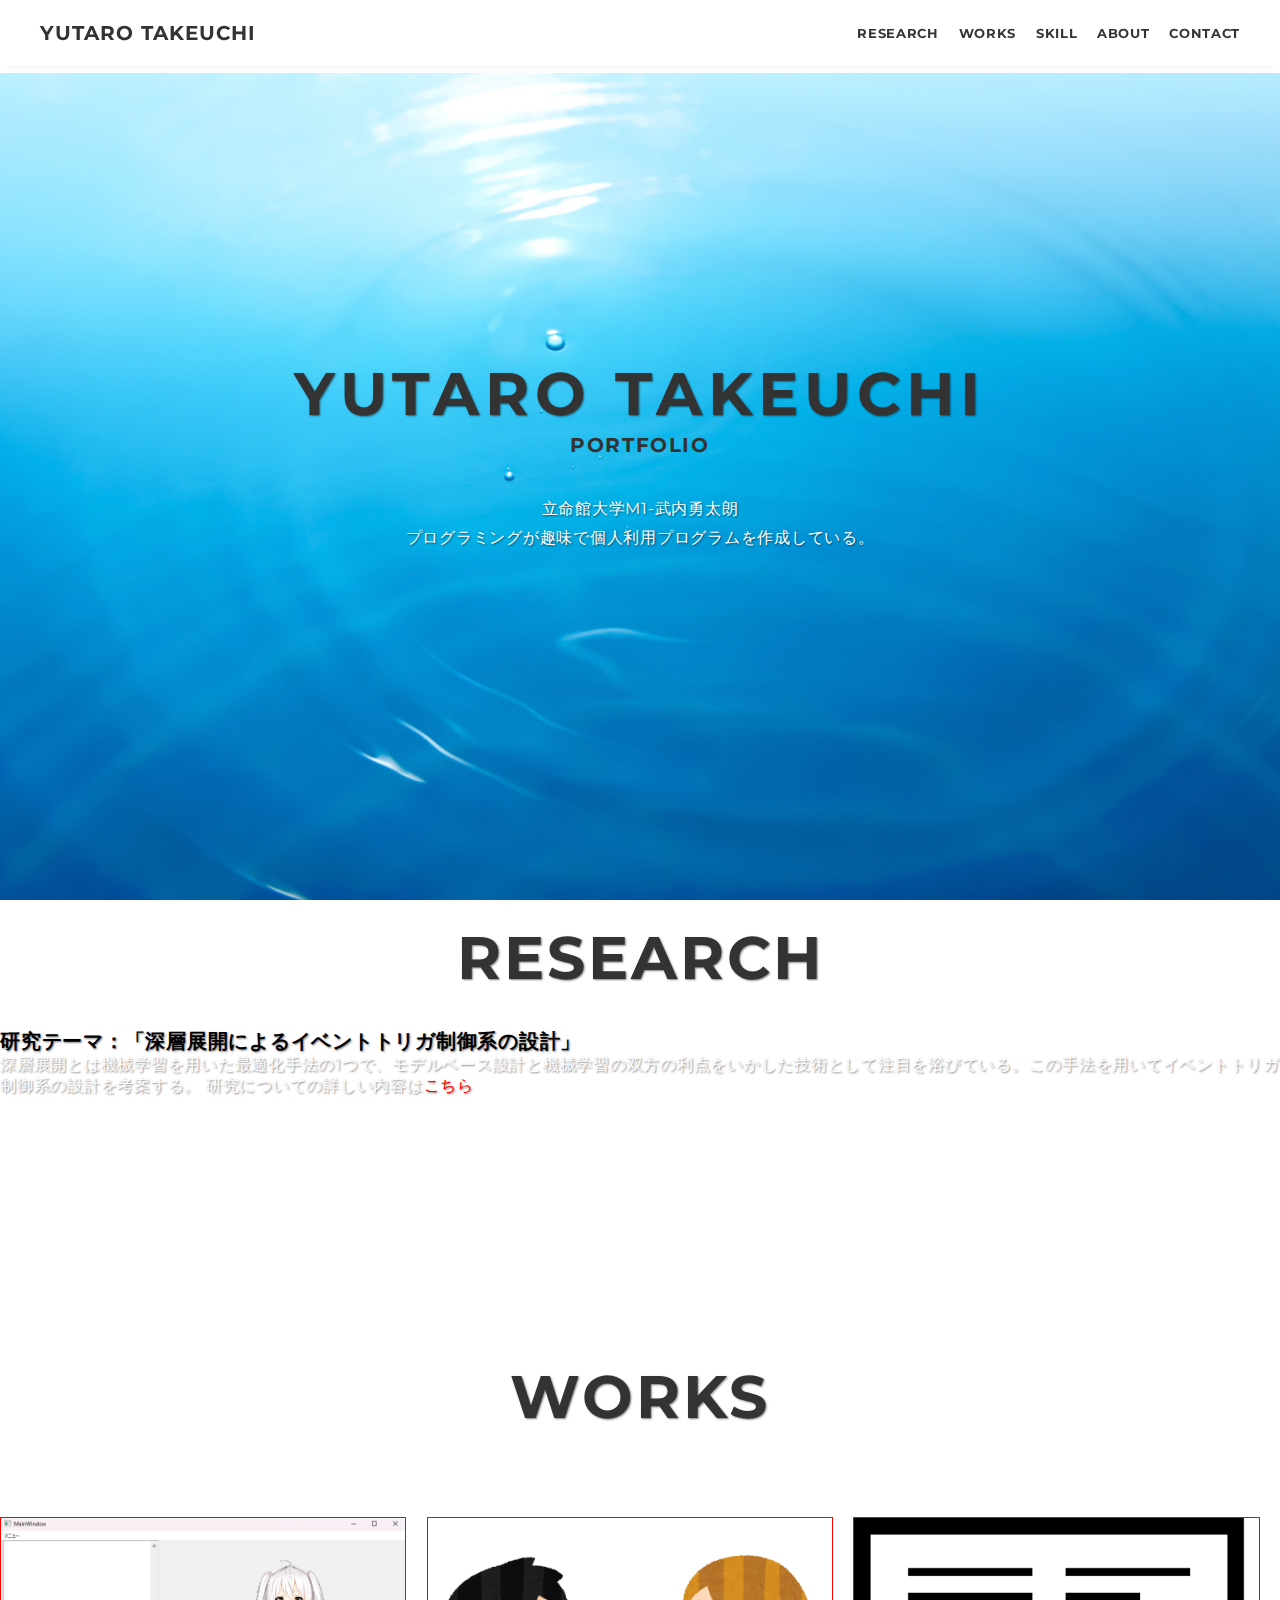
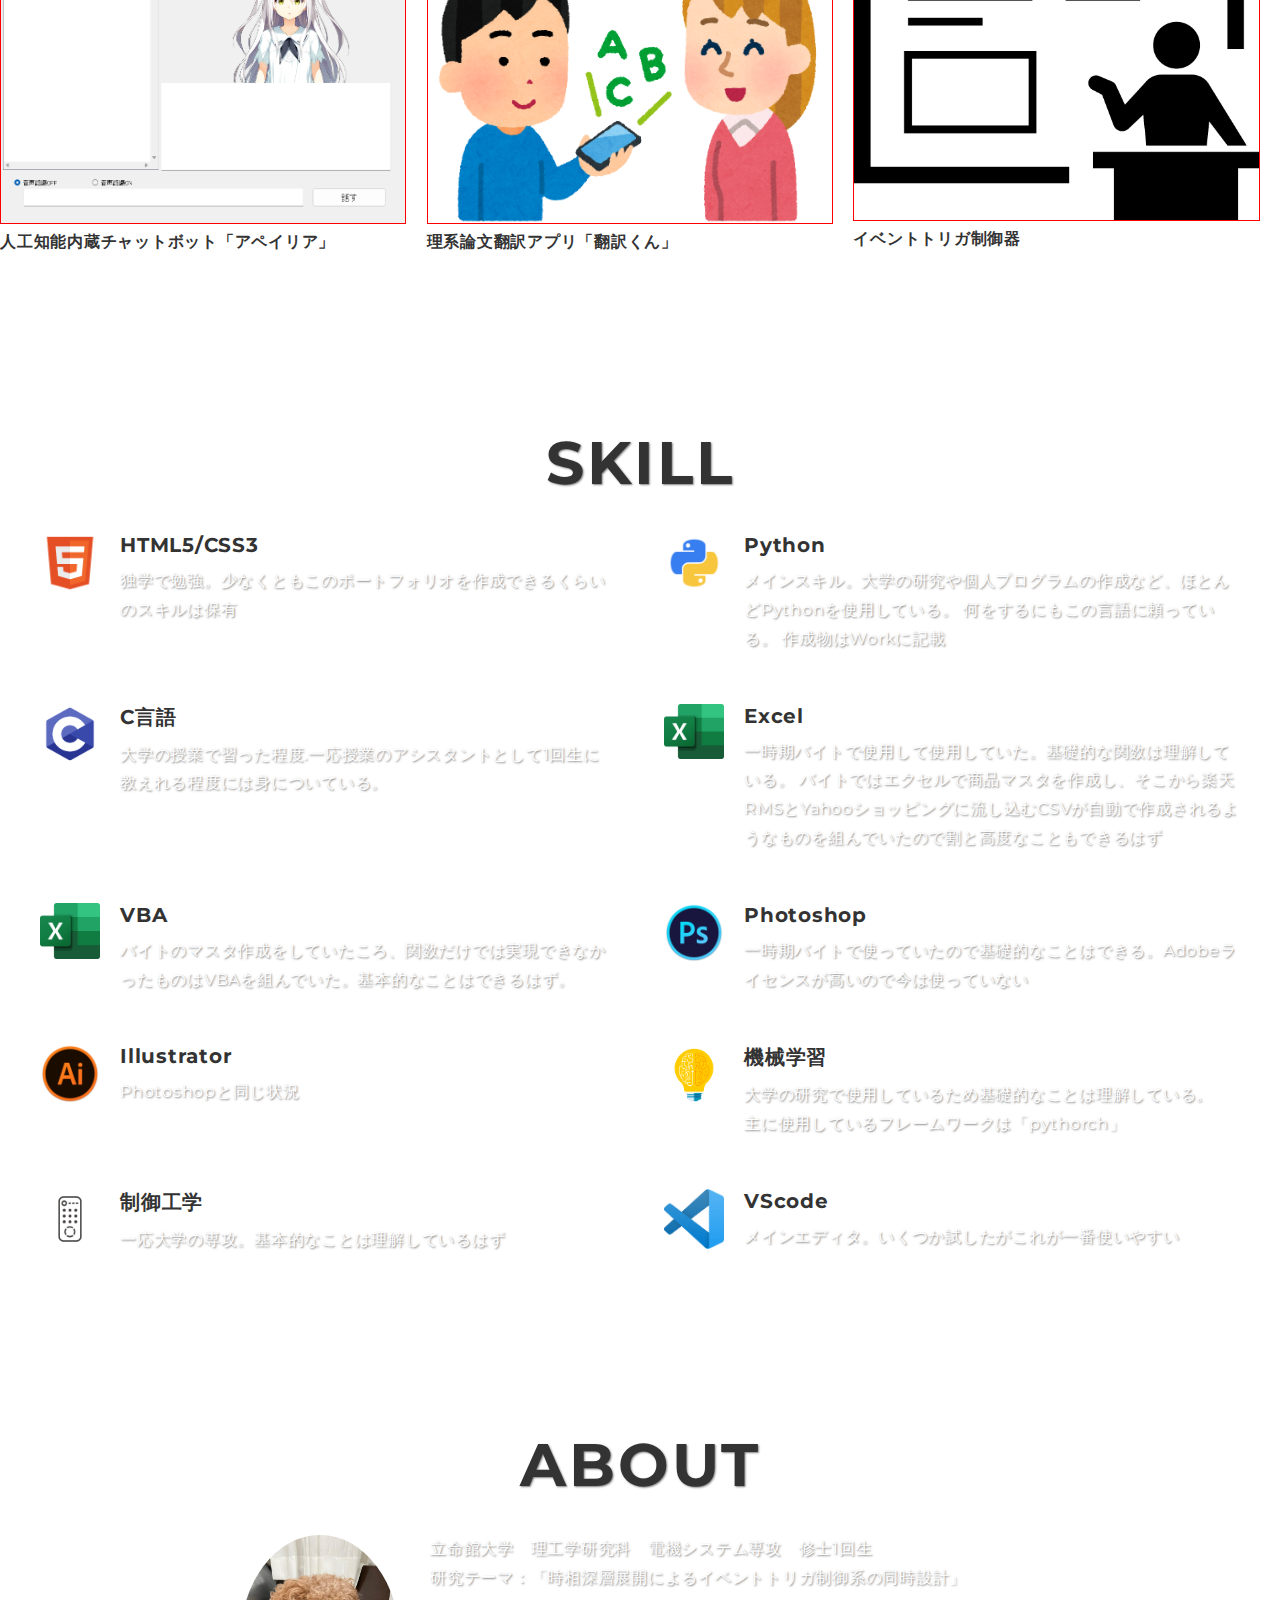
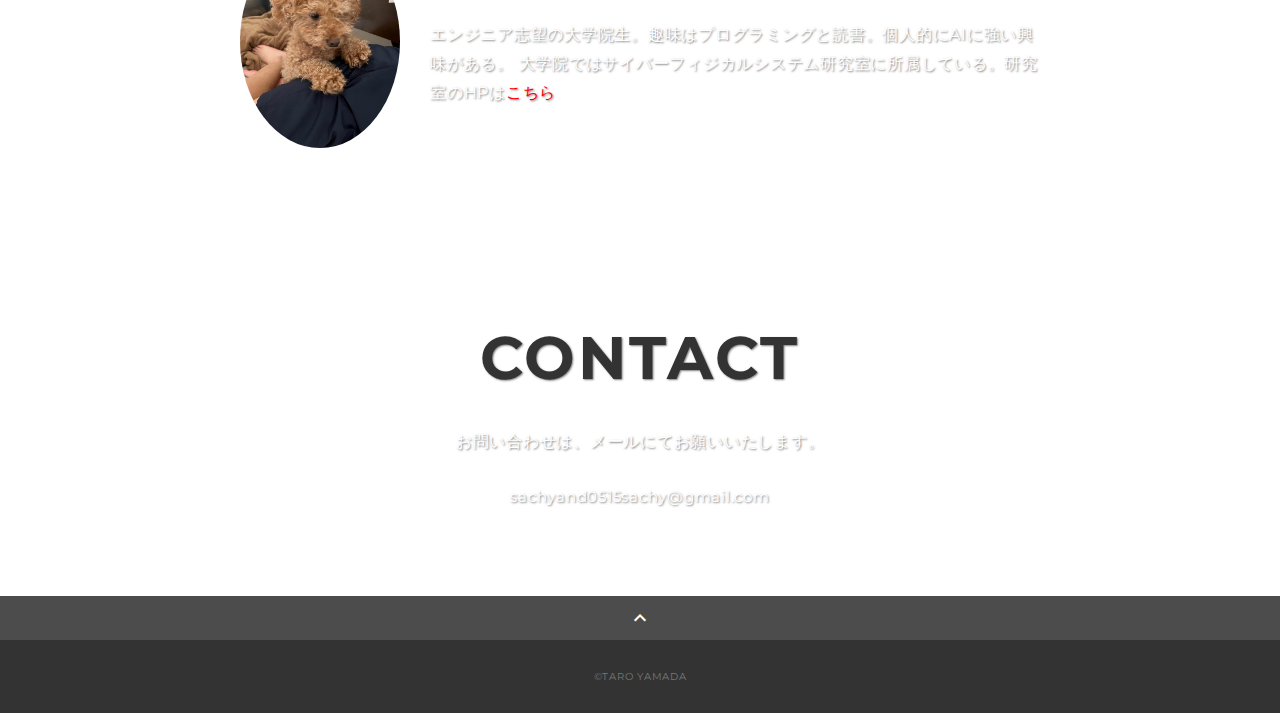
<file: index.html>
<!DOCTYPE html>
<html>
<head>
  <meta charset="utf-8">
  <meta name="viewport" content="width=device-width,initial-scale=1">
  <meta property='og:type' content='website'>
  <meta property='og:title' content='WebデザイナーTARO YAMADA ポートフォリオ'>
  <meta property='og:url' content='URLが入る'>
  <meta property='og:description' content='TARO YAMADAのポートフォリオサイトです。'>            
  <meta property="og:image" content="img/ogp.png">
  <meta name="description" content="TARO YAMADAのポートフォリオサイトです" />
  <title>YUTARO TAKEUCHI ポートフォリオ</title>
  <link rel="preconnect" href="https://fonts.gstatic.com">
  <link href="https://fonts.googleapis.com/css2?family=Montserrat:wght@400;700&display=swap" rel="stylesheet">
  <link href="https://fonts.googleapis.com/css?family=Material+Icons+Outlined" rel="stylesheet">
  <link href="css/ress.css" media="all" rel="stylesheet" type="text/css" />
  <link href="css/style.css" media="all" rel="stylesheet" type="text/css" />
  <link rel="shortcut icon" href="img/favicon.ico" />
  <link rel="canonical" href="URLが入る" />
</head>

<body>
  
  <div class="wrapper">
    <div class="Cross"></div>

    <!-- header -->
    <header class="header">
      <div class="container">
        <h1 class="header-logo">
          <a href=".">YUTARO TAKEUCHI</a>
        </h1>
        <nav class="gnav">
          <ul class="gnav-list">
            <li class="gnav-item"><a href="#research">RESEARCH</a></li>
            <li class="gnav-item"><a href="#works">WORKS</a></li>
            <li class="gnav-item"><a href="#skill">SKILL</a></li>
            <li class="gnav-item"><a href="#about">ABOUT</a></li>
            <li class="gnav-item"><a href="#contact">CONTACT</a></li>
          </ul>
        </nav>
      </div>
    </header>
    <!-- /header -->

    <main class="content">
      <!-- mv -->
      <div class="mv bg_pattern">
        <div class="mv-container">
          <p class="mv-title">YUTARO TAKEUCHI</p>
          <p class="mv-subtitle">PORTFOLIO</p>
          <p class="mv-text">
            立命館大学M1-武内勇太朗<br>
            プログラミングが趣味で個人利用プログラムを作成している。<br>
          </p>
        </div>
      </div>
      <!-- /mv -->

      <!-- My study-->
      <section class="Research section bg_pattern" id="research">
        <div class="research-container">
          <h2 class="title">RESEARCH</h2>
          <div class="research-item">
          <h3 class="research-tema">研究テーマ：「深層展開によるイベントトリガ制御系の設計」</h3>
          <p class="research-text">
            深層展開とは機械学習を用いた最適化手法の1つで、モデルベース設計と機械学習の双方の利点をいかした技術として注目を浴びている。この手法を用いてイベントトリガ制御系の設計を考案する。
            研究についての詳しい内容は<a href="works-kenkyu.html" class="Rink">こちら</a>
          </p>
        </div>
      </div>
        
      </section>
      <!-- /My study-->

      <!-- works -->
      <section class="work section bg_pattern" id="work">
          <h2 class="title2 section bg_pattern" id="works">WORKS</h2>
          <div class="works-list bg_pattern">
            <a class="works-item " href="works-apeiria.html">
              <div class="works-img"><img src="img/ape.png" alt="" /></div>
              <p class="works-name">人工知能内蔵チャットボット「アペイリア」</p>
              
            </a>
            <a class="works-item" href="works-honyaku.html">
              <div class="works-img"><img src="img/hon.png" alt="" /></div>
              <p class="works-name">理系論文翻訳アプリ「翻訳くん」</p>
              
            </a>
            <a class="works-item" href="works-event_trigger.html">
              <div class="works-img"><img src="img/発表.png" alt="" /></div>
              <p class="works-name">イベントトリガ制御器</p>
              
            </a>
          </div>
      </section>
      <!-- /works -->

      <!-- skill -->
      <section class="skill section bg_pattern" id="skill">
        <div class="container">
          <h2 class="title">SKILL</h2>
          <div class="skill-list">
            <div class="skill-item">
              <p class="skill-img"><img src="img/html.png" alt=""></p>
              <div class="skill-body">
                <h3 class="skill-name">HTML5/CSS3</h3>
                <p class="skill-text">独学で勉強。少なくともこのポートフォリオを作成できるくらいのスキルは保有</p>
              </div>
            </div>
            <div class="skill-item">
              <p class="skill-img"><img src="img/python.png" alt=""></p>
              <div class="skill-body">
                <h3 class="skill-name">Python</h3>
                <p class="skill-text">
                  メインスキル。大学の研究や個人プログラムの作成など、ほとんどPythonを使用している。
                  何をするにもこの言語に頼っている。
                  作成物はWorkに記載
                </p>
              </div>
            </div>
            <div class="skill-item">
              <p class="skill-img"><img src="img/pngwing.com.png" alt=""></p>
              <div class="skill-body">
                <h3 class="skill-name">C言語</h3>
                <p class="skill-text">
                  大学の授業で習った程度.一応授業のアシスタントとして1回生に教えれる程度には身についている。
                </p>
              </div>
            </div>
            <div class="skill-item">
              <p class="skill-img"><img src="img/excel.png" alt=""></p>
              <div class="skill-body">
                <h3 class="skill-name">Excel</h3>
                <p class="skill-text">
                  一時期バイトで使用して使用していた。基礎的な関数は理解している。
                  バイトではエクセルで商品マスタを作成し、そこから楽天RMSとYahooショッピングに流し込むCSVが自動で作成されるようなものを組んでいたので割と高度なこともできるはず
                </p>
              </div>
            </div>
            <div class="skill-item">
              <p class="skill-img"><img src="img/excel.png" alt=""></p>
              <div class="skill-body">
                <h3 class="skill-name">VBA</h3>
                <p class="skill-text">バイトのマスタ作成をしていたころ、関数だけでは実現できなかったものはVBAを組んでいた。基本的なことはできるはず。</p>
              </div>
            </div>
            <div class="skill-item">
              <p class="skill-img"><img src="img/Adobe_Ps.png" alt="aaa"></p>
              <div class="skill-body">
                <h3 class="skill-name">Photoshop</h3>
                <p class="skill-text">一時期バイトで使っていたので基礎的なことはできる。Adobeライセンスが高いので今は使っていない</p>
              </div>
            </div>
            <div class="skill-item">
              <p class="skill-img"><img src="img/Adobe_Ai.png" alt="aa"></p>
              <div class="skill-body">
                <h3 class="skill-name">Illustrator</h3>
                <p class="skill-text">Photoshopと同じ状況</p>
              </div>
            </div>
            <div class="skill-item">
              <p class="skill-img"><img src="img/kikai3.png" alt=""></p>
              <div class="skill-body">
                <h3 class="skill-name">機械学習</h3>
                <p class="skill-text">
                  大学の研究で使用しているため基礎的なことは理解している。<br>
                  主に使用しているフレームワークは「pythorch」
                </p>
              </div>
            </div>
            <div class="skill-item">
              <p class="skill-img"><img src="img/seigyo.png" alt=""></p>
              <div class="skill-body">
                <h3 class="skill-name">制御工学</h3>
                <p class="skill-text">一応大学の専攻。基本的なことは理解しているはず</p>
              </div>
            </div>
            <div class="skill-item">
              <p class="skill-img"><img src="img/VsCode.png" alt=""></p>
              <div class="skill-body">
                <h3 class="skill-name">VScode</h3>
                <p class="skill-text">メインエディタ。いくつか試したがこれが一番使いやすい</p>
              </div>
            </div>
          </div>
        </div>
      </section>
      <!-- /skill -->

      <!-- about -->
      <section class="about section bg_pattern" id="about">
        <div class="container">
          <h2 class="title">ABOUT</h2>
          <div class="profile">
            <p class="profile-img">
              <img src="img/inu.jpg" alt="">
            </p>
            <div class="profile-body">
              <p>
                立命館大学　理工学研究科　電機システム専攻　修士1回生　
                <br>研究テーマ：「時相深層展開によるイベントトリガ制御系の同時設計」<br><br>
                エンジニア志望の大学院生。趣味はプログラミングと読書。個人的にAIに強い興味がある。
                大学院ではサイバーフィジカルシステム研究室に所属している。研究室のHPは<a href="https://ritscpslab.github.io/index.html" class="Rink ">こちら</a><br>
                
              </p>
            </div>
          </div>
        </div>
      </section>
      <!-- /about -->

      <!-- contact -->
      <section class="contact section bg_pattern" id="contact">
        <div class="container">
          <h2 class="title">CONTACT</h2>
          <p class="lead">
            お問い合わせは、<br class="sp-only">メールにてお願いいたします。
          </p>
          <div class="contact-list">
            <span class="contact-item">sachyand0515sachy@gmail.com</span>
          </div>
        </div>
      </section>
      <!-- /contact -->

      <div class="page-top" id="js-page-top">
        <span class="material-icons-outlined">expand_less</span>
      </div>
    </main>

    <!-- footer -->
    <footer class="footer">
      <div class="copyright">&copy;TARO YAMADA</div>
    </footer>
    <!-- /footer -->
  </div>
  <script src="https://ajax.googleapis.com/ajax/libs/jquery/3.6.0/jquery.min.js"></script>
  <script src="js/script.js"></script>

</body>
</html>
</file>
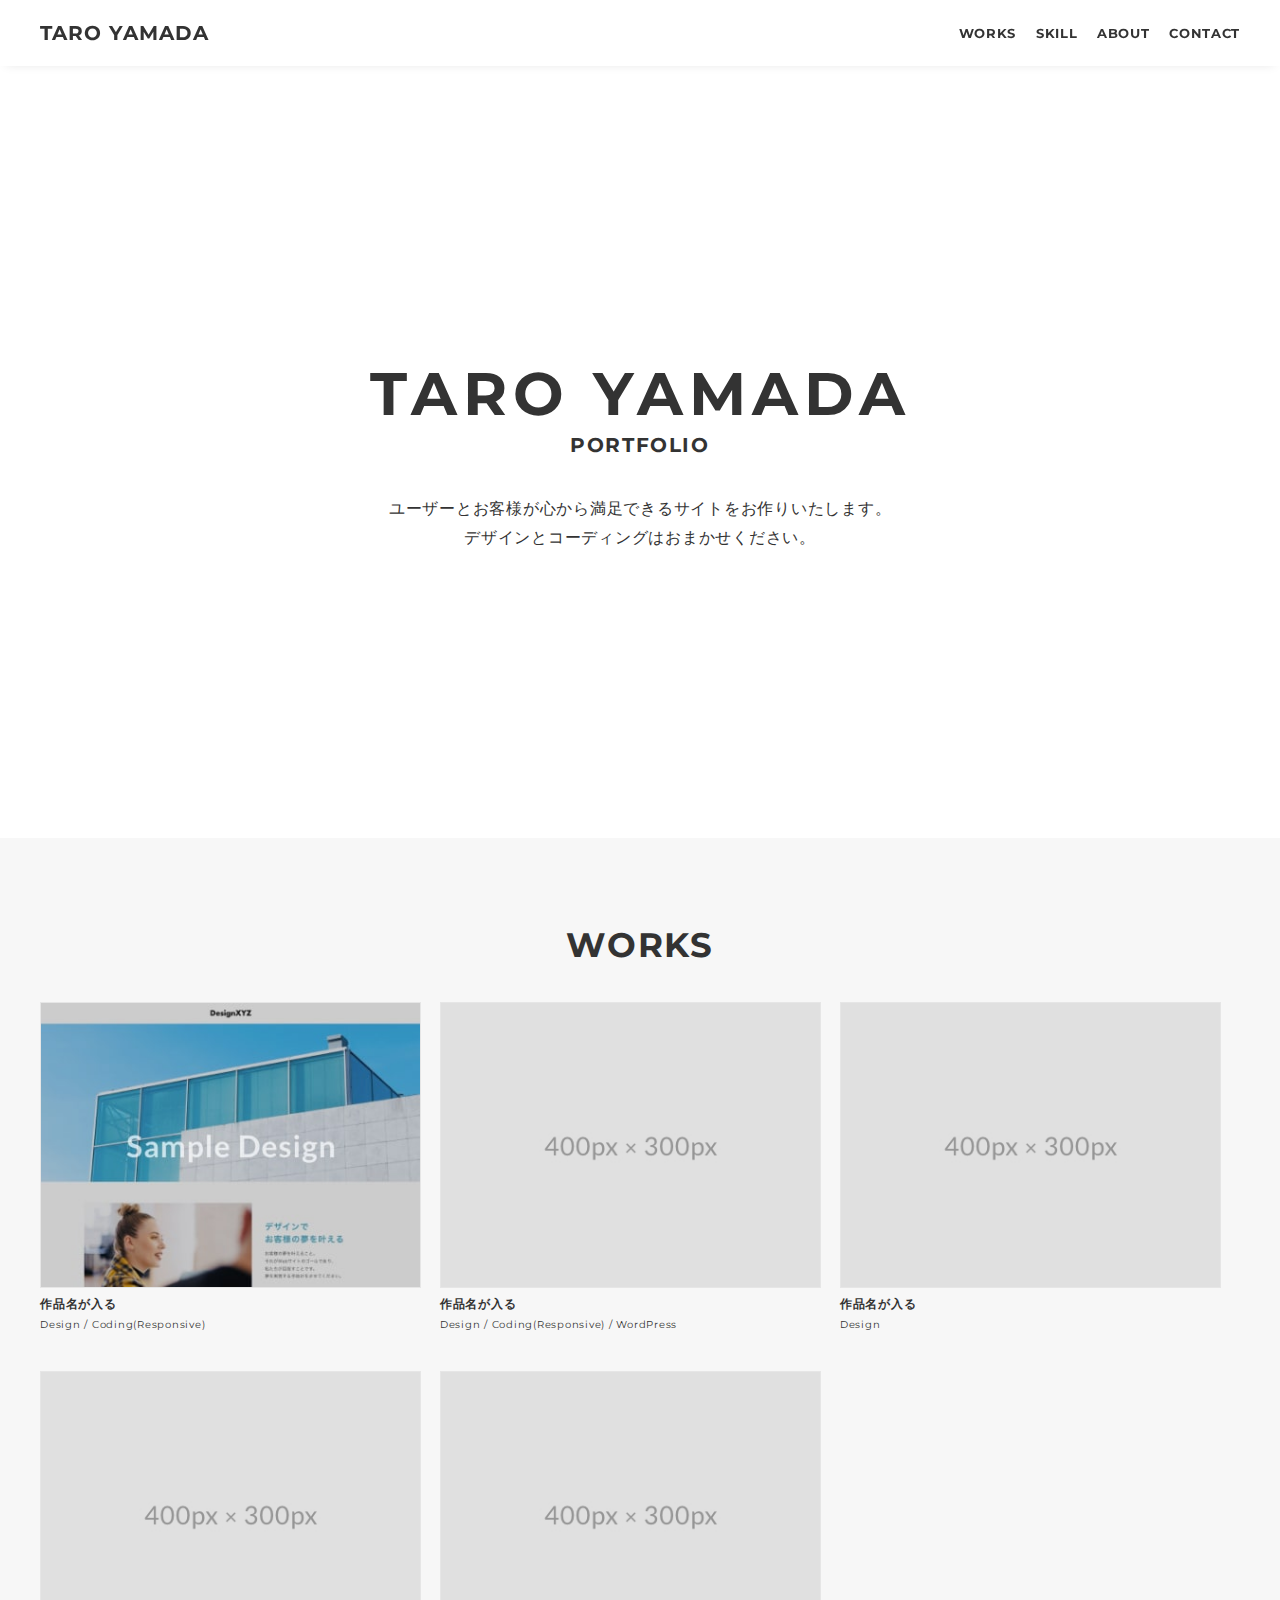
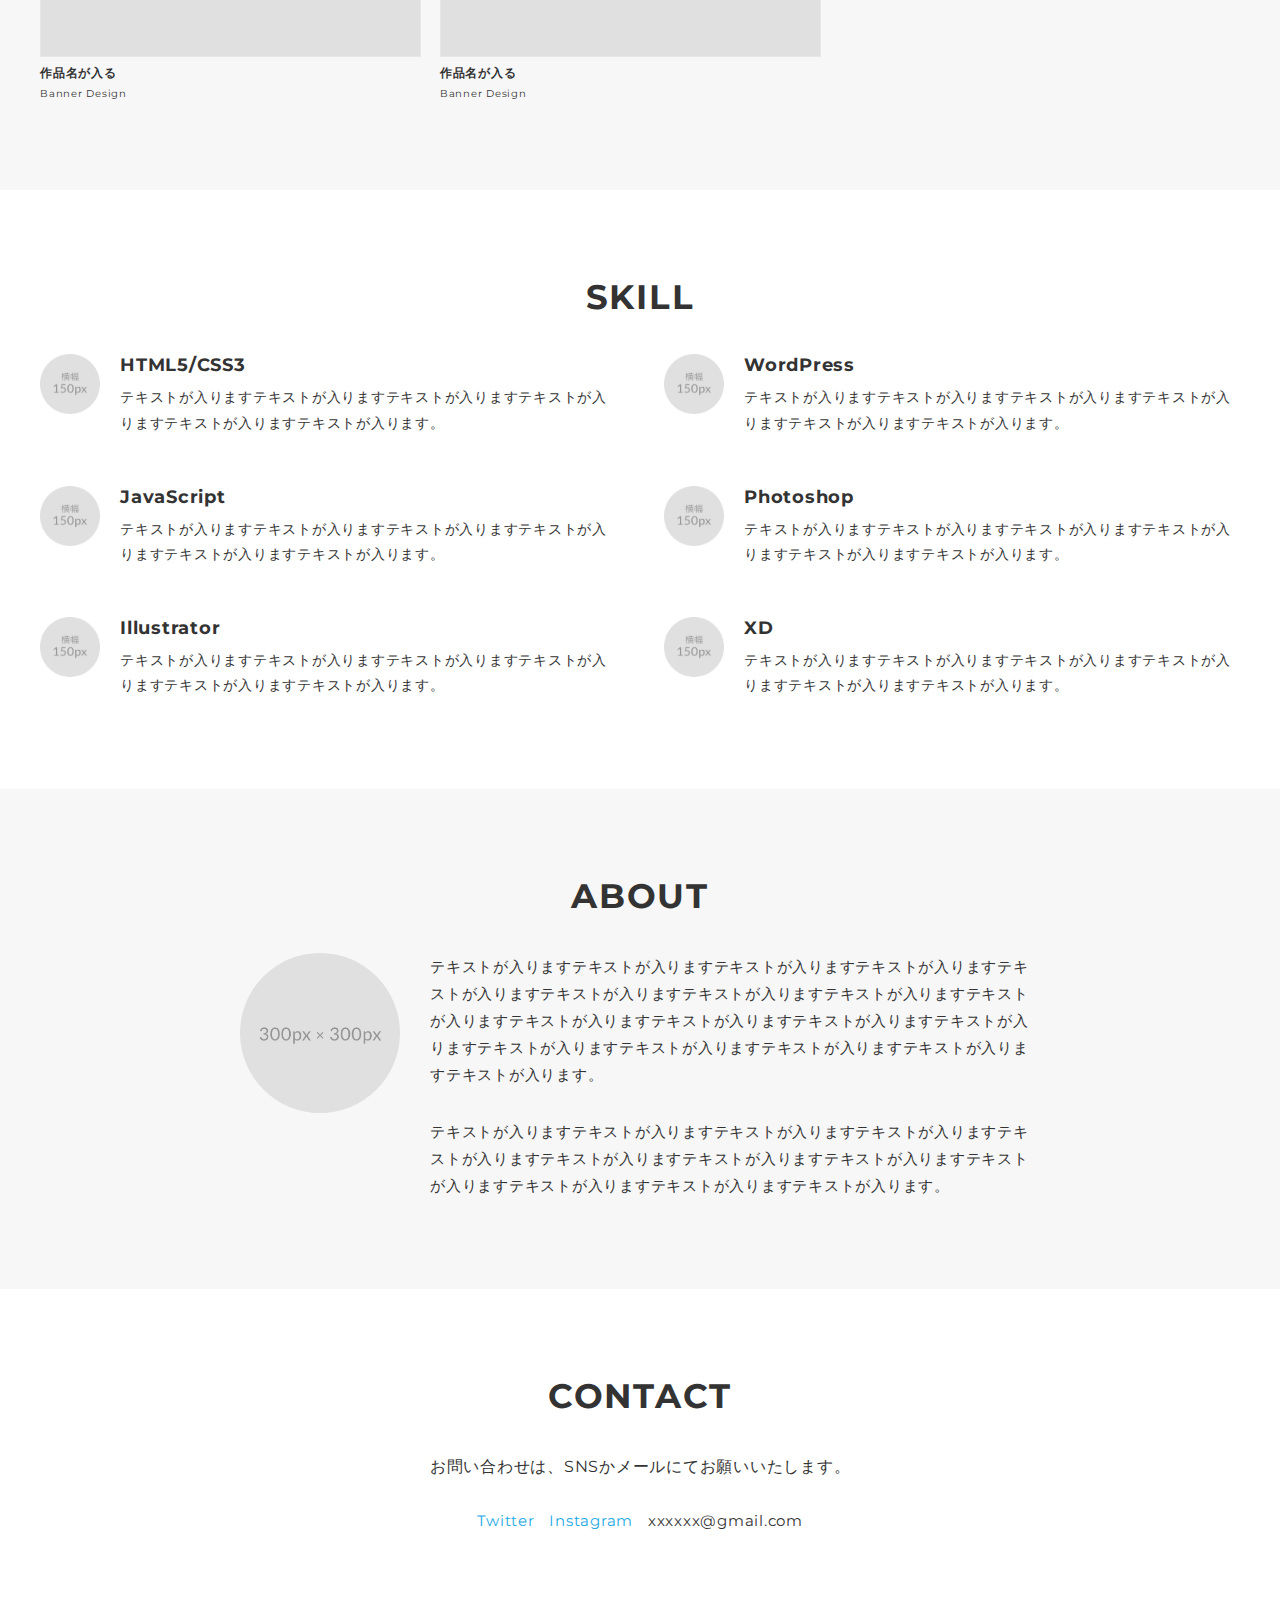
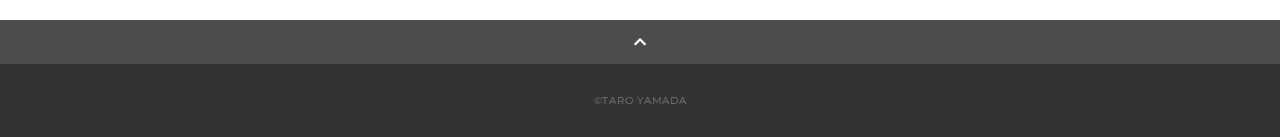
<file: portfolio-template-basic/index.html>
<!DOCTYPE html>
<html>
<head>
  <meta charset="utf-8">
  <meta name="viewport" content="width=device-width,initial-scale=1">
  <meta property='og:type' content='website'>
  <meta property='og:title' content='WebデザイナーTARO YAMADA ポートフォリオ'>
  <meta property='og:url' content='URLが入る'>
  <meta property='og:description' content='TARO YAMADAのポートフォリオサイトです。'>
  <meta property="og:image" content="img/ogp.png">
  <meta name="description" content="TARO YAMADAのポートフォリオサイトです" />
  <title>TARO YAMADA ポートフォリオ</title>
  <link rel="preconnect" href="https://fonts.gstatic.com">
  <link href="https://fonts.googleapis.com/css2?family=Montserrat:wght@400;700&display=swap" rel="stylesheet">
  <link href="https://fonts.googleapis.com/css?family=Material+Icons+Outlined" rel="stylesheet">
  <link href="css/ress.css" media="all" rel="stylesheet" type="text/css" />
  <link href="css/style.css" media="all" rel="stylesheet" type="text/css" />
  <link rel="shortcut icon" href="img/favicon.ico" />
  <link rel=”canonical” href=”URLが入る” />
</head>

<body>
  <div class="wrapper">

    <!-- header -->
    <header class="header ">
      <div class="container">
        <h1 class="header-logo">
          <a href=".">TARO YAMADA</a>
        </h1>
        <nav class="gnav">
          <ul class="gnav-list">
            <li class="gnav-item"><a href="#works">WORKS</a></li>
            <li class="gnav-item"><a href="#skill">SKILL</a></li>
            <li class="gnav-item"><a href="#about">ABOUT</a></li>
            <li class="gnav-item"><a href="#contact">CONTACT</a></li>
          </ul>
        </nav>
      </div>
    </header>
    <!-- /header -->

    <main class="content">

      <!-- mv -->
      <div class="mv">
        <div class="mv-container">
          <p class="mv-title">TARO YAMADA</p>
          <p class="mv-subtitle">PORTFOLIO</p>
          <p class="mv-text">
            ユーザーとお客様が心から満足できる<br class="sp-only">サイトをお作りいたします。<br>
            デザインとコーディングは<br class="sp-only">おまかせください。<br>
          </p>
        </div>
      </div>
      <!-- /mv -->

      <!-- works -->
      <section class="works section" id="works">
        <div class="container">
          <h2 class="title">WORKS</h2>
          <div class="works-list">
            <a class="works-item" href="works-template.html">
              <div class="works-img"><img src="img/works-sample-thumb.jpg" alt="" /></div>
              <p class="works-name">作品名が入る</p>
              <p class="works-info">Design / Coding(Responsive)</p>
            </a>
            <a class="works-item" href="works-template.html">
              <div class="works-img"><img src="img/works-dummy-thumb.jpg" alt="" /></div>
              <p class="works-name">作品名が入る</p>
              <p class="works-info">Design / Coding(Responsive) / WordPress</p>
            </a>
            <a class="works-item" href="works-template.html">
              <div class="works-img"><img src="img/works-dummy-thumb.jpg" alt="" /></div>
              <p class="works-name">作品名が入る</p>
              <p class="works-info">Design</p>
            </a>
            <a class="works-item" href="works-template.html">
              <div class="works-img"><img src="img/works-dummy-thumb.jpg" alt="" /></div>
              <p class="works-name">作品名が入る</p>
              <p class="works-info">Banner Design</p>
            </a>
            <a class="works-item" href="works-template.html">
              <div class="works-img"><img src="img/works-dummy-thumb.jpg" alt="" /></div>
              <p class="works-name">作品名が入る</p>
              <p class="works-info">Banner Design</p>
            </a>
          </div>
        </div>
      </section>
      <!-- /works -->

      <!-- skill -->
      <section class="skill section" id="skill">
        <div class="container">
          <h2 class="title">SKILL</h2>
          <div class="skill-list">
            <div class="skill-item">
              <p class="skill-img"><img src="img/icon_skill.png" alt=""></p>
              <div class="skill-body">
                <h3 class="skill-name">HTML5/CSS3</h3>
                <p class="skill-text">
                  テキストが入りますテキストが入りますテキストが入りますテキストが入りますテキストが入りますテキストが入ります。</p>
              </div>
            </div>
            <div class="skill-item">
              <p class="skill-img"><img src="img/icon_skill.png" alt=""></p>
              <div class="skill-body">
                <h3 class="skill-name">WordPress</h3>
                <p class="skill-text">
                  テキストが入りますテキストが入りますテキストが入りますテキストが入りますテキストが入りますテキストが入ります。</p>
              </div>
            </div>
            <div class="skill-item">
              <p class="skill-img"><img src="img/icon_skill.png" alt=""></p>
              <div class="skill-body">
                <h3 class="skill-name">JavaScript</h3>
                <p class="skill-text">
                  テキストが入りますテキストが入りますテキストが入りますテキストが入りますテキストが入りますテキストが入ります。</p>
              </div>
            </div>
            <div class="skill-item">
              <p class="skill-img"><img src="img/icon_skill.png" alt=""></p>
              <div class="skill-body">
                <h3 class="skill-name">Photoshop</h3>
                <p class="skill-text">
                  テキストが入りますテキストが入りますテキストが入りますテキストが入りますテキストが入りますテキストが入ります。</p>
              </div>
            </div>
            <div class="skill-item">
              <p class="skill-img"><img src="img/icon_skill.png" alt=""></p>
              <div class="skill-body">
                <h3 class="skill-name">Illustrator</h3>
                <p class="skill-text">
                  テキストが入りますテキストが入りますテキストが入りますテキストが入りますテキストが入りますテキストが入ります。</p>
              </div>
            </div>
            <div class="skill-item">
              <p class="skill-img"><img src="img/icon_skill.png" alt=""></p>
              <div class="skill-body">
                <h3 class="skill-name">XD</h3>
                <p class="skill-text">
                  テキストが入りますテキストが入りますテキストが入りますテキストが入りますテキストが入りますテキストが入ります。</p>
              </div>
            </div>
          </div>
        </div>
      </section>
      <!-- /skill -->

      <!-- about -->
      <section class="about section" id="about">
        <div class="container">
          <h2 class="title">ABOUT</h2>
          <div class="profile">
            <p class="profile-img">
              <img src="img/profile.jpg" alt="">
            </p>
            <div class="profile-body">
              <p>
                テキストが入りますテキストが入りますテキストが入りますテキストが入りますテキストが入りますテキストが入りますテキストが入りますテキストが入りますテキストが入りますテキストが入りますテキストが入りますテキストが入りますテキストが入りますテキストが入りますテキストが入りますテキストが入りますテキストが入りますテキストが入ります。
              </p>
              <p>
                テキストが入りますテキストが入りますテキストが入りますテキストが入りますテキストが入りますテキストが入りますテキストが入りますテキストが入りますテキストが入りますテキストが入りますテキストが入りますテキストが入ります。
              </p>
            </div>
          </div>
        </div>
      </section>
      <!-- /about -->

      <!-- contact -->
      <section class="contact section" id="contact">
        <div class="container">
          <h2 class="title">CONTACT</h2>
          <p class="lead">
            お問い合わせは、<br class="sp-only">SNSかメールにてお願いいたします。
          </p>
          <div class="contact-list">
            <a class="contact-item" href="https://twitter.com/" target="_blank" rel="noopener">Twitter</a>
            <a class="contact-item" href="https://www.instagram.com/" target="_blank" rel="noopener">Instagram</a>
            <span class="contact-item">xxxxxx@gmail.com</span>
          </div>
        </div>
      </section>
      <!-- /contact -->
      <div class="page-top" id="js-page-top">
        <span class="material-icons-outlined">expand_less</span>
      </div>
    </main>

    <!-- footer -->
    <footer class="footer">
      <div class="copyright">&copy;TARO YAMADA</div>
    </footer>
    <!-- /footer -->

  </div>
  <script src="https://ajax.googleapis.com/ajax/libs/jquery/3.6.0/jquery.min.js"></script>
  <script type='text/javascript' src="js/script.js"></script>
</body>
</html>
</file>
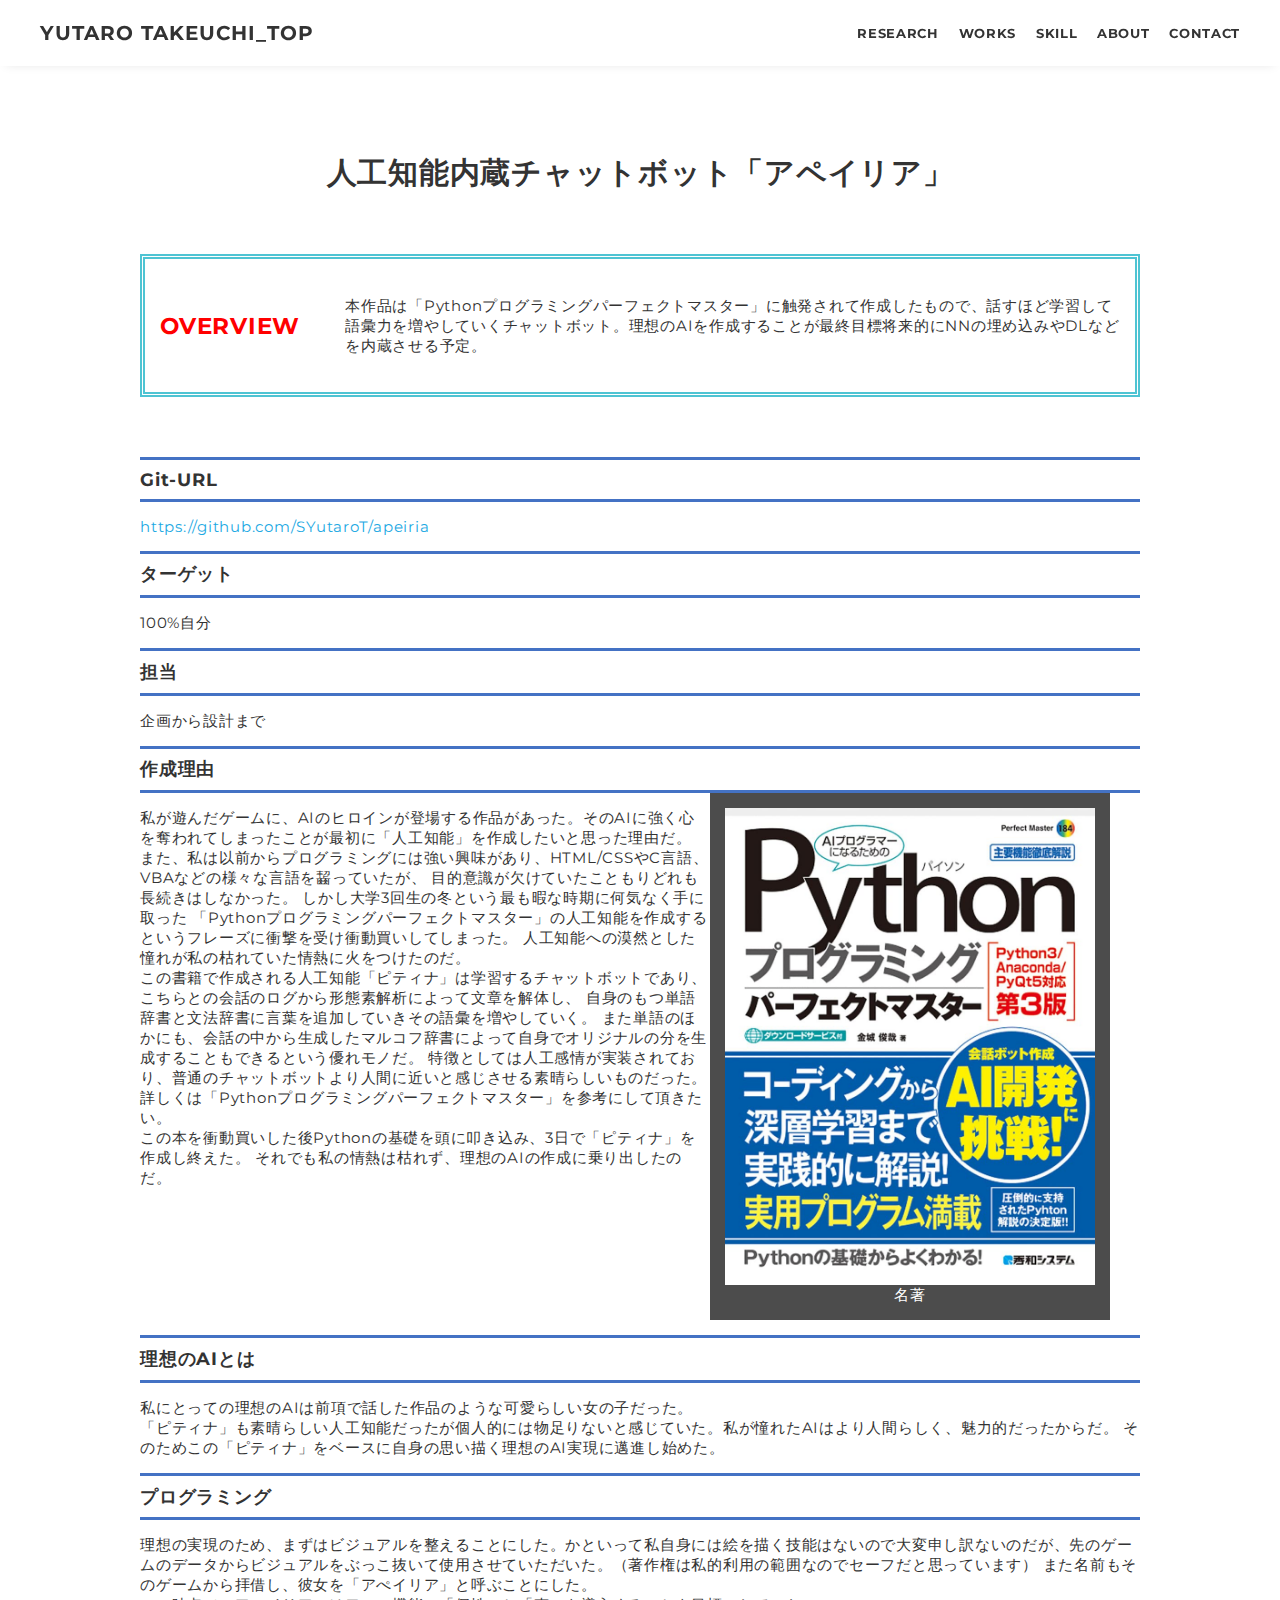
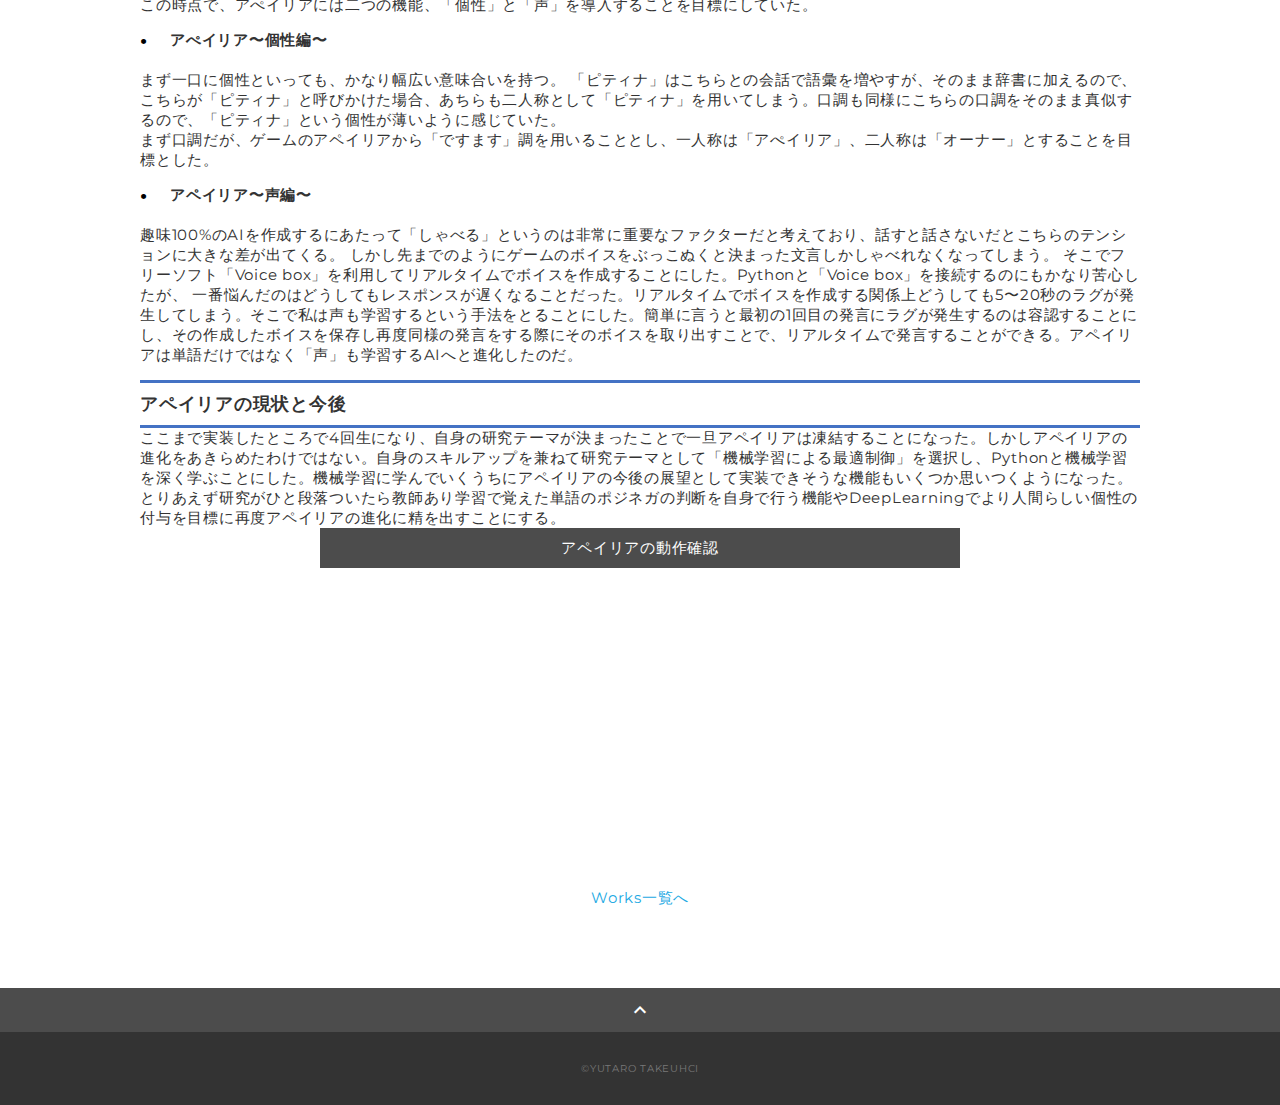
<file: works-apeiria.html>
<!DOCTYPE html>
<html>
<head>
  <meta charset="utf-8">
  <meta name="viewport" content="width=device-width,initial-scale=1.0,user-scalable=no">
  <meta property='og:type' content='website'>
  <meta property='og:title' content='Apeiria ポートフォリオ'>
  <meta property='og:url' content='URLが入る'>
  <meta property='og:description' content='Apeiriaのポートフォリオ'>
  <meta property="og:image" content="img/ogp.png">
  <meta name="description" content="Apeiriaのポートフォリオ" />
  <title>Apeiriaのポートフォリオ</title>
  <link rel="preconnect" href="https://fonts.gstatic.com">
  <link href="https://fonts.googleapis.com/css2?family=Montserrat:wght@400;700&display=swap" rel="stylesheet">
  <link href="https://fonts.googleapis.com/css?family=Material+Icons+Outlined" rel="stylesheet">
  <link href="css/ress.css" media="all" rel="stylesheet" type="text/css" />
  <link href="css/style.css" media="all" rel="stylesheet" type="text/css" />
  <link rel="shortcut icon" href="img/favicon.ico" />
  <link rel=”canonical” href=”URLが入る” />
</head>

<body>
  <div class="wrapper">

    <!-- header -->
    <header class="header ">
      <div class="container">
        <h1 class="header-logo">
          <a href=".">YUTARO TAKEUCHI_TOP</a>
        </h1>
        <nav class="gnav">
          <ul class="gnav-list">
            <li class="gnav-item"><a href="./#research">RESEARCH</a></li>
            <li class="gnav-item"><a href="./#works">WORKS</a></li>
            <li class="gnav-item"><a href="./#skill">SKILL</a></li>
            <li class="gnav-item"><a href="./#about">ABOUT</a></li>
            <li class="gnav-item"><a href="./#contact">CONTACT</a></li>
          </ul>
        </nav>
      </div>
    </header>
    <!-- /header -->

    <main class="content">

      <article class="article">
        <div class="article-container">
          <h1 class="article-title">人工知能内蔵チャットボット「アペイリア」</h1>
          <div class="work-show__info flex">
            <div class="work-show__overview lt1 overview">
              <h2 class="overview_h1">OVERVIEW</h2>
            <div>
              <p class="">本作品は「Pythonプログラミングパーフェクトマスター」に触発されて作成したもので、話すほど学習して語彙力を増やしていくチャットボット。理想のAIを作成することが最終目標将来的にNNの埋め込みやDLなどを内蔵させる予定。</p>
            </div>
          </div>
        </div>
            <p>
              
            </p>
            <h3 class="work_h3">Git-URL</h3>
            <p><a href="https://github.com/SYutaroT/apeiria" target="_blank" rel="noopener">https://github.com/SYutaroT/apeiria</a></p>
            <h3 class="work_h3">ターゲット</h3>
            <p>100%自分</p>
            <h3 class="work_h3">担当</h3>
            
            <p>企画から設計まで</p>
            <h3 class="work_h3">作成理由</h3>
            <figure class="image-container">
              <img src="img/parfect.jpg" class="img">
              <figcaption class="img-caption">名著</figcaption>
          </figure>
          
            <p>私が遊んだゲームに、AIのヒロインが登場する作品があった。そのAIに強く心を奪われてしまったことが最初に「人工知能」を作成したいと思った理由だ。<br>
            また、私は以前からプログラミングには強い興味があり、HTML/CSSやC言語、VBAなどの様々な言語を齧っていたが、
            目的意識が欠けていたこともりどれも長続きはしなかった。
            しかし大学3回生の冬という最も暇な時期に何気なく手に取った
            「Pythonプログラミングパーフェクトマスター」の人工知能を作成するというフレーズに衝撃を受け衝動買いしてしまった。
            人工知能への漠然とした憧れが私の枯れていた情熱に火をつけたのだ。<br>
            この書籍で作成される人工知能「ピティナ」は学習するチャットボットであり、
            こちらとの会話のログから形態素解析によって文章を解体し、
            自身のもつ単語辞書と文法辞書に言葉を追加していきその語彙を増やしていく。
            また単語のほかにも、会話の中から生成したマルコフ辞書によって自身でオリジナルの分を生成することもできるという優れモノだ。
            特徴としては人工感情が実装されており、普通のチャットボットより人間に近いと感じさせる素晴らしいものだった。詳しくは「Pythonプログラミングパーフェクトマスター」を参考にして頂きたい。<br>

この本を衝動買いした後Pythonの基礎を頭に叩き込み、3日で「ピティナ」を作成し終えた。
それでも私の情熱は枯れず、理想のAIの作成に乗り出したのだ。
            
            </p>
            <div class="clearfix"></div>
            <h3 class="work_h3">理想のAIとは</h3>
            <p>
              私にとっての理想のAIは前項で話した作品のような可愛らしい女の子だった。<br>

              「ピティナ」も素晴らしい人工知能だったが個人的には物足りないと感じていた。私が憧れたAIはより人間らしく、魅力的だったからだ。
              そのためこの「ピティナ」をベースに自身の思い描く理想のAI実現に邁進し始めた。
            </p>
            
            <div>
              <h3 class="work_h3">プログラミング</h3>
              <p>
                理想の実現のため、まずはビジュアルを整えることにした。かといって私自身には絵を描く技能はないので大変申し訳ないのだが、先のゲームのデータからビジュアルをぶっこ抜いて使用させていただいた。（著作権は私的利用の範囲なのでセーフだと思っています）
                また名前もそのゲームから拝借し、彼女を「アぺイリア」と呼ぶことにした。
                <br>この時点で、アぺイリアには二つの機能、「個性」と「声」を導入することを目標にしていた。
              </p>
              <h4>アぺイリア〜個性編〜</h4>
              <p>
                まず一口に個性といっても、かなり幅広い意味合いを持つ。 「ピティナ」はこちらとの会話で語彙を増やすが、そのまま辞書に加えるので、こちらが「ピティナ」と呼びかけた場合、あちらも二人称として「ピティナ」を用いてしまう。口調も同様にこちらの口調をそのまま真似するので、「ピティナ」という個性が薄いように感じていた。
                <br>まず口調だが、ゲームのアペイリアから「ですます」調を用いることとし、一人称は「アぺイリア」、二人称は「オーナー」とすることを目標とした。
              </p>
              <h4>アペイリア〜声編〜</h4>
              <p>
                趣味100%のAIを作成するにあたって「しゃべる」というのは非常に重要なファクターだと考えており、話すと話さないだとこちらのテンションに大きな差が出てくる。
                しかし先までのようにゲームのボイスをぶっこぬくと決まった文言しかしゃべれなくなってしまう。
                そこでフリーソフト「Voice box」を利用してリアルタイムでボイスを作成することにした。Pythonと「Voice box」を接続するのにもかなり苦心したが、
                一番悩んだのはどうしてもレスポンスが遅くなることだった。リアルタイムでボイスを作成する関係上どうしても5〜20秒のラグが発生してしまう。そこで私は声も学習するという手法をとることにした。簡単に言うと最初の1回目の発言にラグが発生するのは容認することにし、その作成したボイスを保存し再度同様の発言をする際にそのボイスを取り出すことで、リアルタイムで発言することができる。アペイリアは単語だけではなく「声」も学習するAIへと進化したのだ。
              </p>
          </div>
          
            <h3 class="work_h3">アペイリアの現状と今後</h3>
            ここまで実装したところで4回生になり、自身の研究テーマが決まったことで一旦アペイリアは凍結することになった。しかしアペイリアの進化をあきらめたわけではない。自身のスキルアップを兼ねて研究テーマとして「機械学習による最適制御」を選択し、Pythonと機械学習を深く学ぶことにした。機械学習に学んでいくうちにアペイリアの今後の展望として実装できそうな機能もいくつか思いつくようになった。
            とりあえず研究がひと段落ついたら教師あり学習で覚えた単語のポジネガの判断を自身で行う機能やDeepLearningでより人間らしい個性の付与を目標に再度アペイリアの進化に精を出すことにする。
           
          </div>
          <div class="movie">
            <div class="video-container">
              <div class="video-caption">アペイリアの動作確認</div>
              <iframe width="560" height="315" src="https://www.youtube.com/embed/r9jI62D4Q5U?si=QQgNGdSZ7zLtuo8z" title="YouTube video player" frameborder="0" allow="accelerometer; autoplay; clipboard-write; encrypted-media; gyroscope; picture-in-picture; web-share" allowfullscreen></iframe>
            </div>
          </div>
          
          
          <div class="home-link">
            <a href="./#works">Works一覧へ</a>
          </div>
        </div>
      </article>

      <div class="page-top" id="js-page-top">
        <span class="material-icons-outlined">expand_less</span>
      </div>
    </main>

    <!-- footer -->
    <footer class="footer">
      <div class="copyright">&copy;YUTARO TAKEUHCI</div>
    </footer>
    <!-- /footer -->

  </div>
  <script src="https://ajax.googleapis.com/ajax/libs/jquery/3.5.1/jquery.min.js"></script>
  <script type='text/javascript' src="js/script.js"></script>
</body>
</html>
</file>
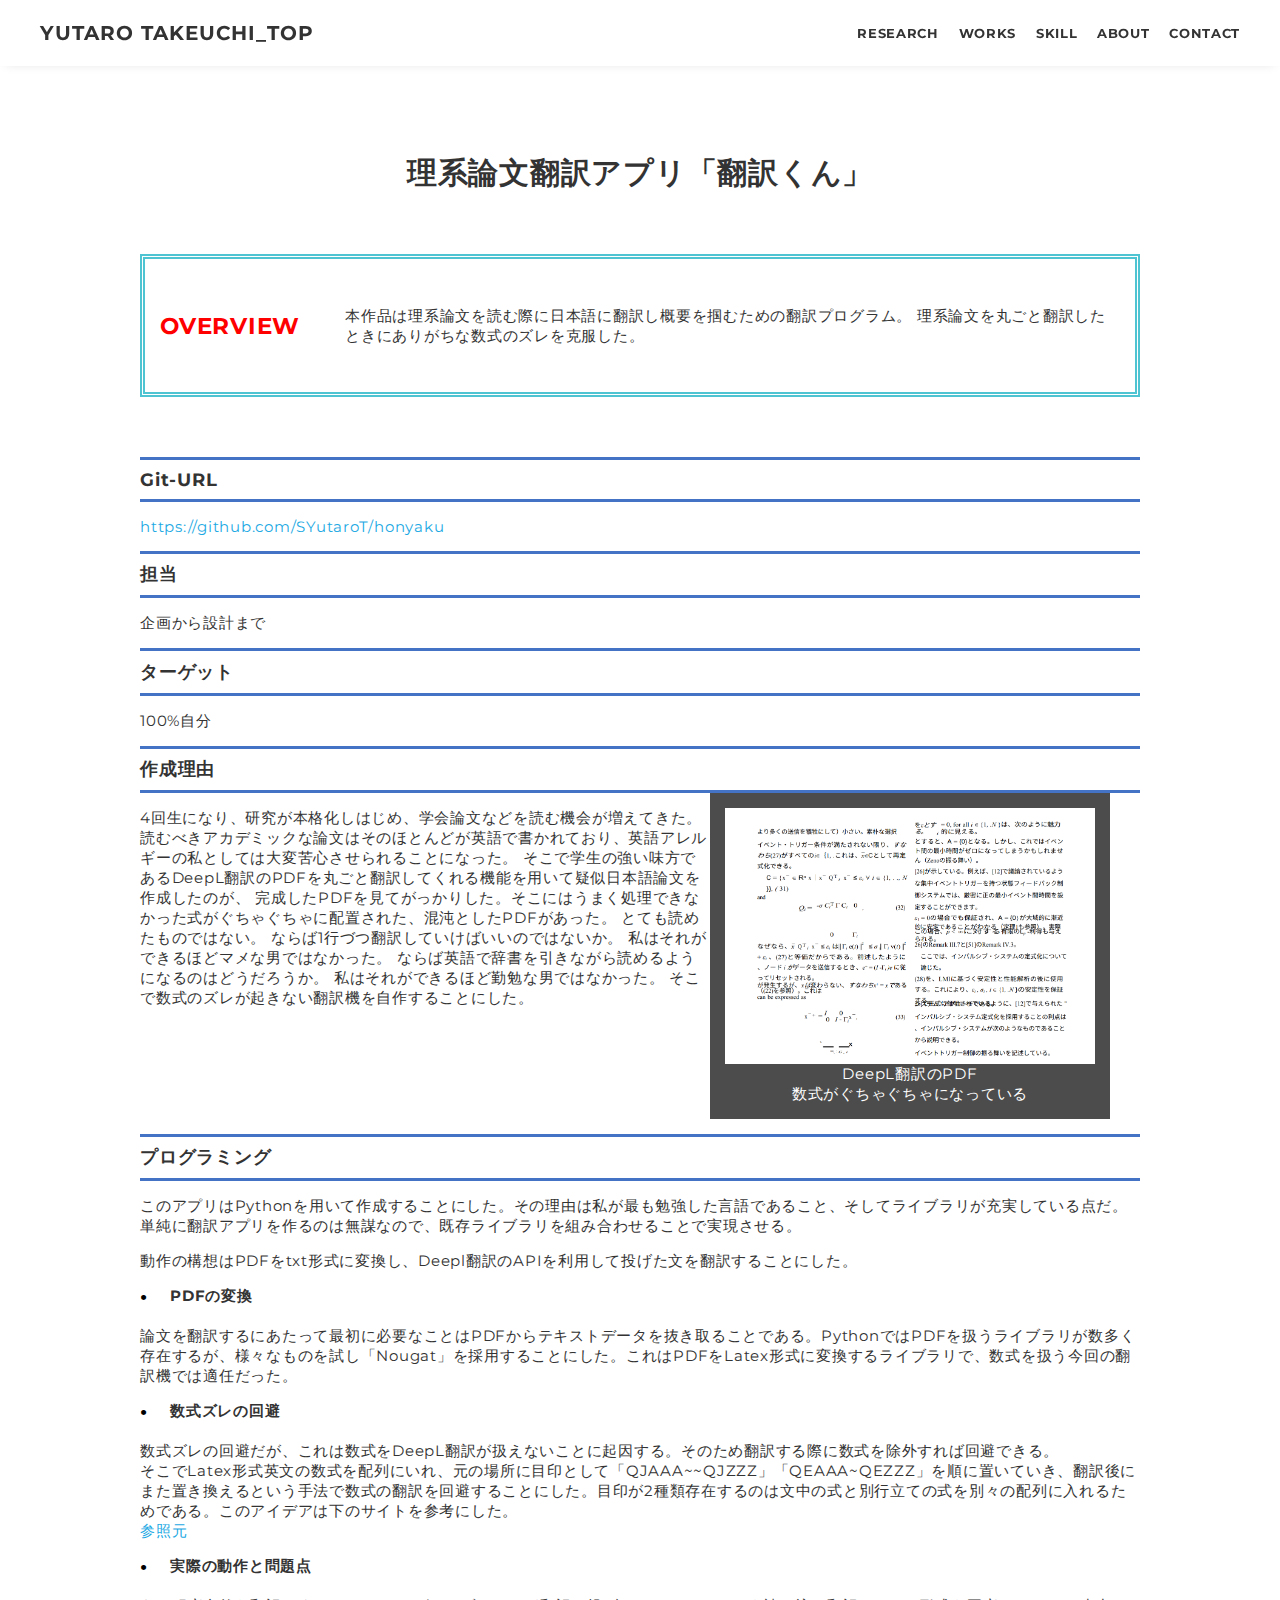
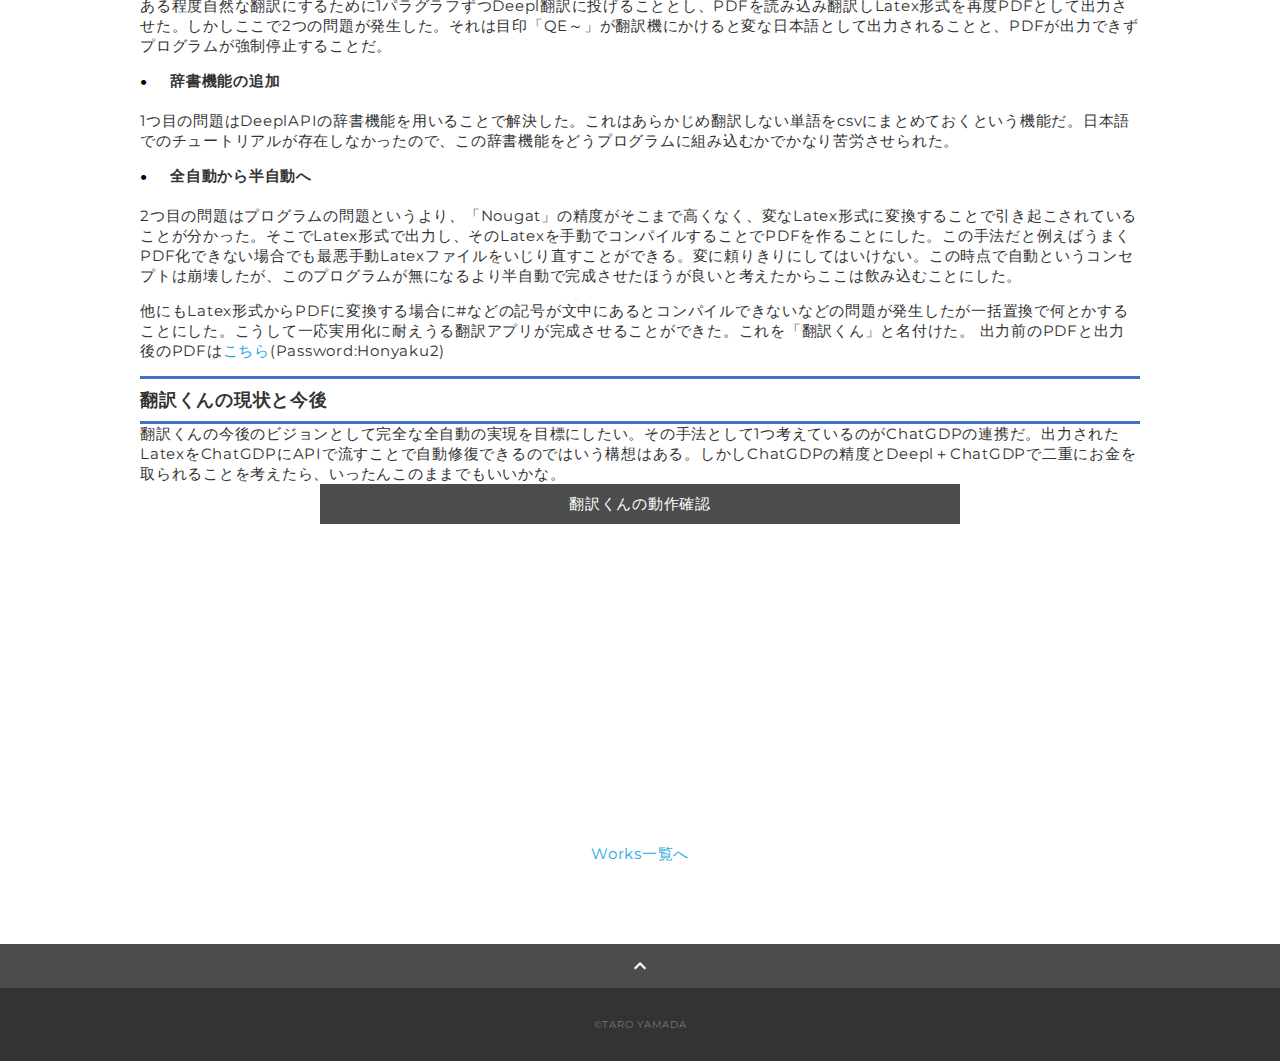
<file: works-honyaku.html>
<!DOCTYPE html>
<html>
<head>
  <meta charset="utf-8">
  <meta name="viewport" content="width=device-width,initial-scale=1.0,user-scalable=no">
  <meta property='og:type' content='website'>
  <meta property='og:title' content='Honyaku ポートフォリオ'>
  <meta property='og:url' content='URLが入る'>
  <meta property='og:description' content='翻訳くんのポートフォリオ'>
  <meta property="og:image" content="img/ogp.png">
  <meta name="description" content="翻訳くんのポートフォリオ" />
  <title>翻訳くんのポートフォリオ</title>
  <link rel="preconnect" href="https://fonts.gstatic.com">
  <link href="https://fonts.googleapis.com/css2?family=Montserrat:wght@400;700&display=swap" rel="stylesheet">
  <link href="https://fonts.googleapis.com/css?family=Material+Icons+Outlined" rel="stylesheet">
  <link href="css/ress.css" media="all" rel="stylesheet" type="text/css" />
  <link href="css/style.css" media="all" rel="stylesheet" type="text/css" />
  <link rel="shortcut icon" href="img/favicon.ico" />
  <link rel=”canonical” href=”URLが入る” />
</head>

<body>
  <div class="wrapper">

    <!-- header -->
    <header class="header ">
      <div class="container">
        <h1 class="header-logo">
          <a href=".">YUTARO TAKEUCHI_TOP</a>
        </h1>
        <nav class="gnav">
          <ul class="gnav-list">
            <li class="gnav-item"><a href="./#research">RESEARCH</a></li>
            <li class="gnav-item"><a href="./#works">WORKS</a></li>
            <li class="gnav-item"><a href="./#skill">SKILL</a></li>
            <li class="gnav-item"><a href="./#about">ABOUT</a></li>
            <li class="gnav-item"><a href="./#contact">CONTACT</a></li>
          </ul>
        </nav>
      </div>
    </header>
    <!-- /header -->

    <main class="content">
      <div class="bubbles">
      <article class="article">
        <div class="article-container">
          <h1 class="article-title">理系論文翻訳アプリ「翻訳くん」</h1>
          <div class="work-show__info flex">
            <div class="work-show__overview lt1 overview"><h2 class="overview_h1">OVERVIEW</h2>
              
              

              <div>
                <p>
                  本作品は理系論文を読む際に日本語に翻訳し概要を掴むための翻訳プログラム。
                  理系論文を丸ごと翻訳したときにありがちな数式のズレを克服した。
                </p>
                
              </div>

            </div>
            
          </div>

            
            <h3 class="work_h3">Git-URL</h3>
            <p><a href="https://github.com/SYutaroT/honyaku" target="_blank" rel="noopener">https://github.com/SYutaroT/honyaku</a></p>
            <h3 class="work_h3">担当</h3>
            <p>企画から設計まで</p>
            <h3 class="work_h3">ターゲット</h3>
            <p>100%自分</p>

            <h3 class="work_h3">作成理由</h3>
            
              
            <figure class="image-container">
              <img src="img/Deeple_pdf.png" class="img">
              <figcaption class="img-caption">DeepL翻訳のPDF<br>数式がぐちゃぐちゃになっている</figcaption>
          </figure>
          
            <p>4回生になり、研究が本格化しはじめ、学会論文などを読む機会が増えてきた。
              読むべきアカデミックな論文はそのほとんどが英語で書かれており、英語アレルギーの私としては大変苦心させられることになった。
              そこで学生の強い味方であるDeepL翻訳のPDFを丸ごと翻訳してくれる機能を用いて疑似日本語論文を作成したのが、
              完成したPDFを見てがっかりした。そこにはうまく処理できなかった式がぐちゃぐちゃに配置された、混沌としたPDFがあった。
              とても読めたものではない。
              ならば1行づつ翻訳していけばいいのではないか。
              私はそれができるほどマメな男ではなかった。
              ならば英語で辞書を引きながら読めるようになるのはどうだろうか。
              私はそれができるほど勤勉な男ではなかった。
              そこで数式のズレが起きない翻訳機を自作することにした。
            
            </p>
            <div class="clearfix"></div>
            <div>
              <h3 class="work_h3">プログラミング</h3>
              <p>
                  このアプリはPythonを用いて作成することにした。その理由は私が最も勉強した言語であること、そしてライブラリが充実している点だ。単純に翻訳アプリを作るのは無謀なので、既存ライブラリを組み合わせることで実現させる。
              </p>
              <p>
                  動作の構想はPDFをtxt形式に変換し、Deepl翻訳のAPIを利用して投げた文を翻訳することにした。
              </p>
          
              <h4>PDFの変換</h4>
              <p>
                  論文を翻訳するにあたって最初に必要なことはPDFからテキストデータを抜き取ることである。PythonではPDFを扱うライブラリが数多く存在するが、様々なものを試し「Nougat」を採用することにした。これはPDFをLatex形式に変換するライブラリで、数式を扱う今回の翻訳機では適任だった。
              </p>
          
              <h4>数式ズレの回避</h4>
              <p>
                  数式ズレの回避だが、これは数式をDeepL翻訳が扱えないことに起因する。そのため翻訳する際に数式を除外すれば回避できる。
                  <br>
                  そこでLatex形式英文の数式を配列にいれ、元の場所に目印として「QJAAA~~QJZZZ」「QEAAA~QEZZZ」を順に置いていき、翻訳後にまた置き換えるという手法で数式の翻訳を回避することにした。目印が2種類存在するのは文中の式と別行立ての式を別々の配列に入れるためである。このアイデアは下のサイトを参考にした。
                  <br><a href="https://qiita.com/hook125/items/df5cdd2a82d964ffe3dd">参照元</a>
              </p>
          
              <h4>実際の動作と問題点</h4>
              <p>
                  ある程度自然な翻訳にするために1パラグラフずつDeepl翻訳に投げることとし、PDFを読み込み翻訳しLatex形式を再度PDFとして出力させた。しかしここで2つの問題が発生した。それは目印「QE～」が翻訳機にかけると変な日本語として出力されることと、PDFが出力できずプログラムが強制停止することだ。
              </p>
          
              <h4>辞書機能の追加</h4>
              <p>
                  1つ目の問題はDeeplAPIの辞書機能を用いることで解決した。これはあらかじめ翻訳しない単語をcsvにまとめておくという機能だ。日本語でのチュートリアルが存在しなかったので、この辞書機能をどうプログラムに組み込むかでかなり苦労させられた。
              </p>
          
              <h4>全自動から半自動へ</h4>
              <p>
                  2つ目の問題はプログラムの問題というより、「Nougat」の精度がそこまで高くなく、変なLatex形式に変換することで引き起こされていることが分かった。そこでLatex形式で出力し、そのLatexを手動でコンパイルすることでPDFを作ることにした。この手法だと例えばうまくPDF化できない場合でも最悪手動Latexファイルをいじり直すことができる。変に頼りきりにしてはいけない。この時点で自動というコンセプトは崩壊したが、このプログラムが無になるより半自動で完成させたほうが良いと考えたからここは飲み込むことにした。
              </p>
          
              <p>
                  他にもLatex形式からPDFに変換する場合に#などの記号が文中にあるとコンパイルできないなどの問題が発生したが一括置換で何とかすることにした。こうして一応実用化に耐えうる翻訳アプリが完成させることができた。これを「翻訳くん」と名付けた。
                  出力前のPDFと出力後のPDFは<a href="https://d.kuku.lu/6m7u563th">こちら</a>(Password:Honyaku2)
              </p>
              
          </div>
          
            
            
              <h3 class="work_h3">翻訳くんの現状と今後</h3>
              
              翻訳くんの今後のビジョンとして完全な全自動の実現を目標にしたい。その手法として1つ考えているのがChatGDPの連携だ。出力されたLatexをChatGDPにAPIで流すことで自動修復できるのではいう構想はある。しかしChatGDPの精度とDeepl＋ChatGDPで二重にお金を取られることを考えたら、いったんこのままでもいいかな。
          </div>
          <div class="movie">
            <div class="video-container">
            <div class="video-caption">翻訳くんの動作確認</div>
            <iframe width="560" height="315" src="https://www.youtube.com/embed/HpjkN9Bk1zo?si=oWTSjeaWVR1bVZne" title="YouTube video player" frameborder="0" allow="accelerometer; autoplay; clipboard-write; encrypted-media; gyroscope; picture-in-picture; web-share" allowfullscreen></iframe>
            </div>
          </div>  
          <div class="home-link">
            <a href="./#works">Works一覧へ</a>
          </div>
        </div>
        
      </article>

      <div class="page-top" id="js-page-top">
        <span class="material-icons-outlined">expand_less</span>
      </div>
    </main>

    <!-- footer -->
    <footer class="footer">
      <div class="copyright">&copy;TARO YAMADA</div>
    </footer>
    <!-- /footer -->

  </div>
  <script src="https://ajax.googleapis.com/ajax/libs/jquery/3.5.1/jquery.min.js"></script>
  <script type='text/javascript' src="js/script.js"></script>
</body>
</html>
</file>
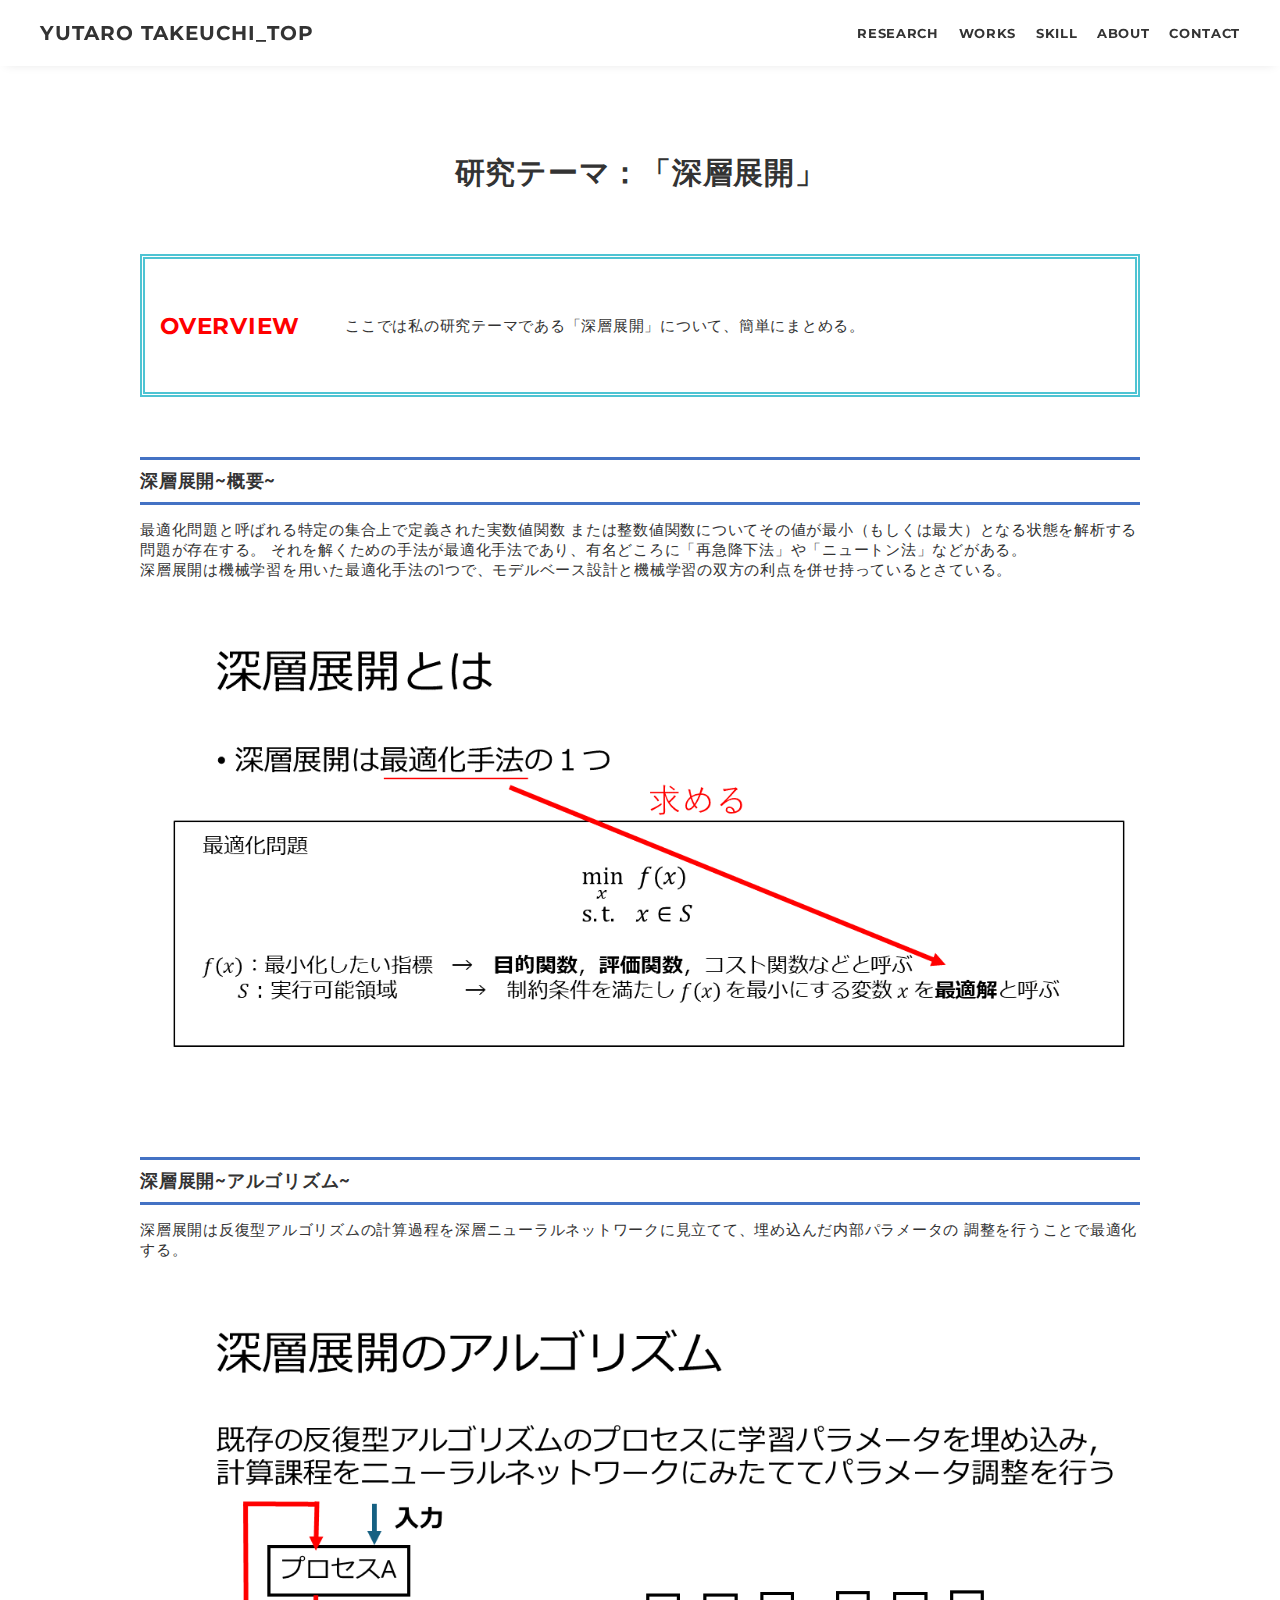
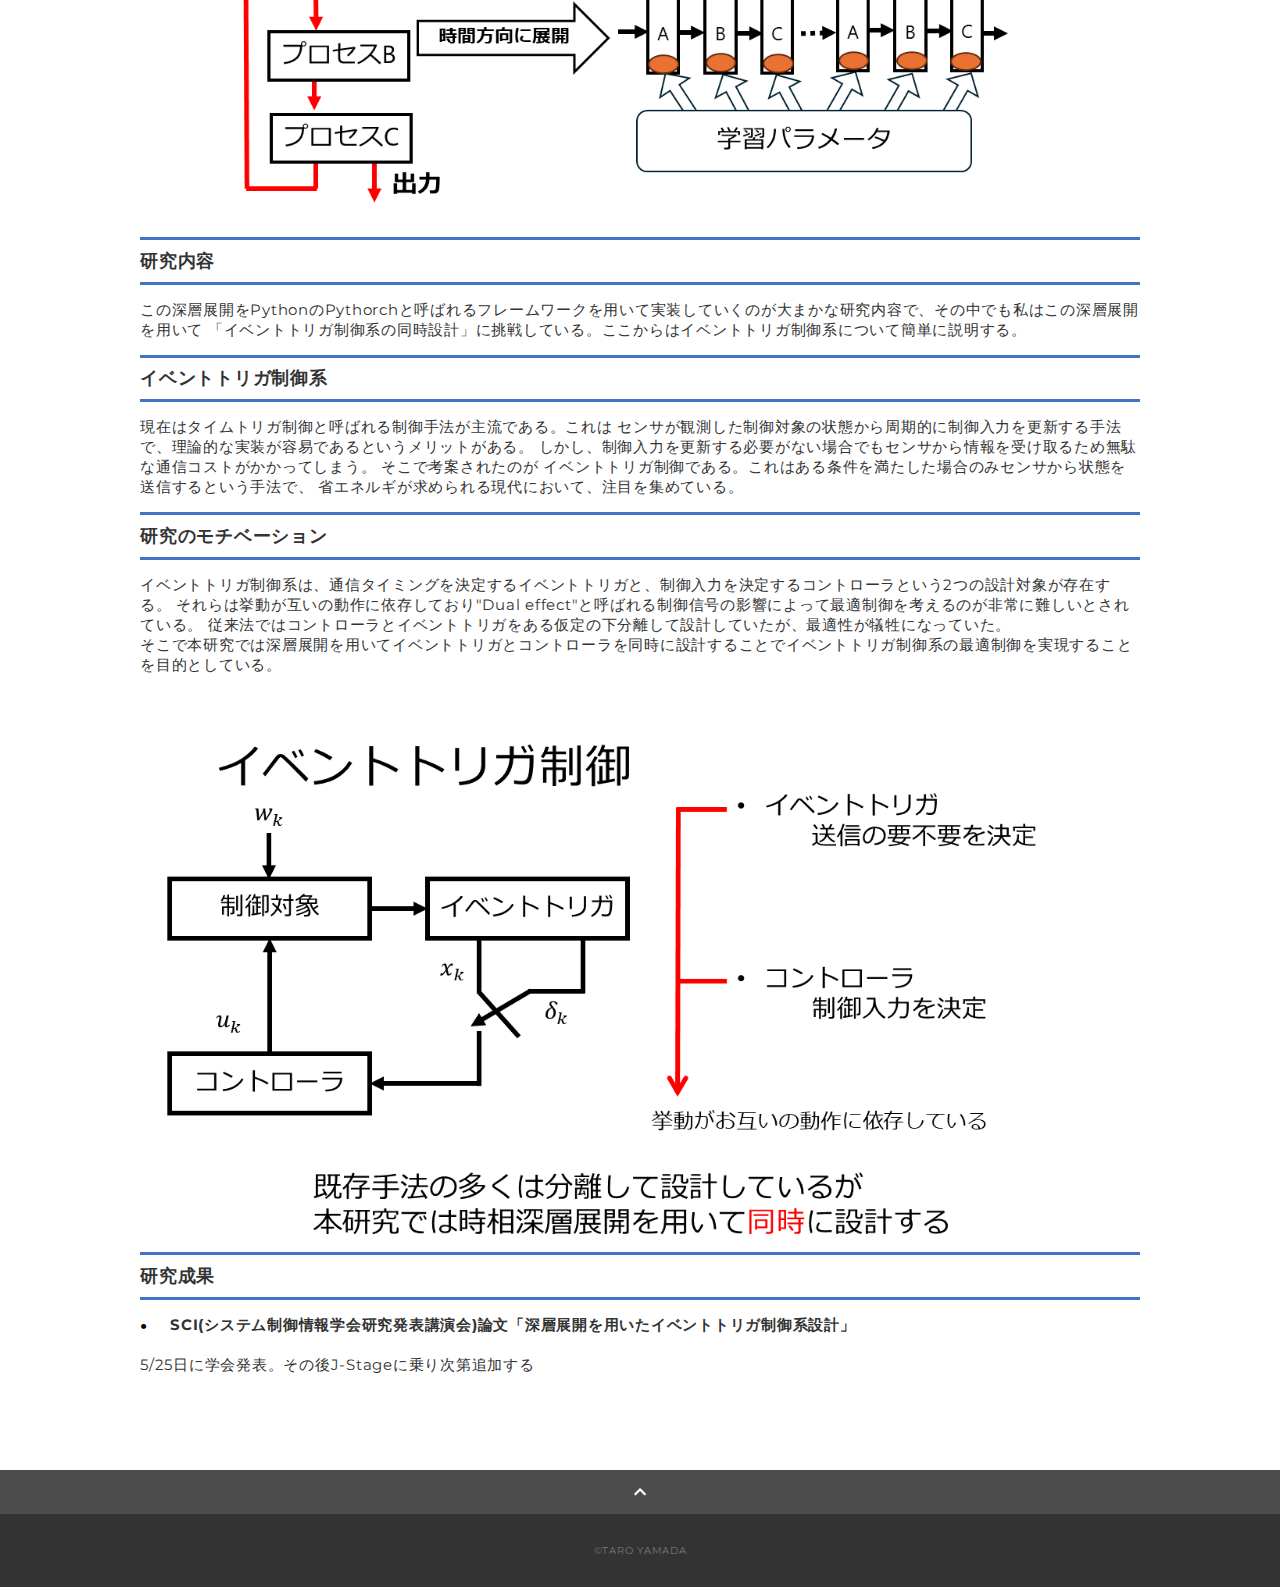
<file: works-kenkyu.html>
<!DOCTYPE html>
<html>
<head>
  <meta charset="utf-8">
  <meta name="viewport" content="width=device-width,initial-scale=1.0,user-scalable=no">
  <meta property='og:type' content='website'>
  <meta property='og:title' content='Honyaku ポートフォリオ'>
  <meta property='og:url' content='URLが入る'>
  <meta property='og:description' content='のポートフォリオ'>
  <meta property="og:image" content="img/ogp.png">
  <meta name="description" content="のポートフォリオ" />
  <title>のポートフォリオ</title>
  <link rel="preconnect" href="https://fonts.gstatic.com">
  <link href="https://fonts.googleapis.com/css2?family=Montserrat:wght@400;700&display=swap" rel="stylesheet">
  <link href="https://fonts.googleapis.com/css?family=Material+Icons+Outlined" rel="stylesheet">
  <link href="css/ress.css" media="all" rel="stylesheet" type="text/css" />
  <link href="css/style.css" media="all" rel="stylesheet" type="text/css" />
  <link rel="shortcut icon" href="img/favicon.ico" />
  <link rel=”canonical” href=”URLが入る” />
</head>

<body>
  <div class="wrapper">

    <!-- header -->
    <header class="header ">
      <div class="container">
        <h1 class="header-logo">
          <a href=".">YUTARO TAKEUCHI_TOP</a>
        </h1>
        <nav class="gnav">
          <ul class="gnav-list">
            <li class="gnav-item"><a href="./#research">RESEARCH</a></li>
            <li class="gnav-item"><a href=".#works">WORKS</a></li>
            
            <li class="gnav-item"><a href="./#skill">SKILL</a></li>
            <li class="gnav-item"><a href="./#about">ABOUT</a></li>
            <li class="gnav-item"><a href="./#contact">CONTACT</a></li>
          </ul>
        </nav>
      </div>
    </header>
    <!-- /header -->

    <main class="content">

      <article class="article">
        <div class="article-container">
          <h1 class="article-title">研究テーマ：「深層展開」</h1>
          <div class="work-show__info flex">
            <div class="work-show__overview lt1 overview">
            <h2 class="overview_h1">OVERVIEW</h2>

<div >
  <p class=""> ここでは私の研究テーマである「深層展開」について、簡単にまとめる。</p>
</div>
            
            
              <p class="work-show__abstract"></p>
            </div>
          </div>
           <h3 class="work_h3">深層展開~概要~</h3>
           <p>
            最適化問題と呼ばれる特定の集合上で定義された実数値関数
            または整数値関数についてその値が最小（もしくは最大）となる状態を解析する問題が存在する。
            それを解くための手法が最適化手法であり、有名どころに「再急降下法」や「ニュートン法」などがある。<br>
            深層展開は機械学習を用いた最適化手法の1つで、モデルベース設計と機械学習の双方の利点を併せ持っているとさている。
            
       </p>
           <img src="img/最適化手法.png" alt="saiteki">
           <h3 class="work_h3">深層展開~アルゴリズム~</h3>
           <p>深層展開は反復型アルゴリズムの計算過程を深層ニューラルネットワークに見立てて、埋め込んだ内部パラメータの
            調整を行うことで最適化する。</p>
           <img src="img/アルゴリズム.png" alt="arugo">
          
         <h3 class="work_h3">研究内容</h3>
         <p>この深層展開をPythonのPythorchと呼ばれるフレームワークを用いて実装していくのが大まかな研究内容で、その中でも私はこの深層展開を用いて
          「イベントトリガ制御系の同時設計」に挑戦している。ここからはイベントトリガ制御系について簡単に説明する。</p>

         <h3 class="work_h3">イベントトリガ制御系</h3>
<p>現在はタイムトリガ制御と呼ばれる制御手法が主流である。これは
  センサが観測した制御対象の状態から周期的に制御入力を更新する手法で、理論的な実装が容易であるというメリットがある。
  しかし、制御入力を更新する必要がない場合でもセンサから情報を受け取るため無駄な通信コストがかかってしまう。
  そこで考案されたのが
  イベントトリガ制御である。これはある条件を満たした場合のみセンサから状態を送信するという手法で、
  省エネルギが求められる現代において、注目を集めている。</p>
<h3 class="work_h3">研究のモチベーション</h3>
<p>
  イベントトリガ制御系は、通信タイミングを決定するイベントトリガと、制御入力を決定するコントローラという2つの設計対象が存在する。
それらは挙動が互いの動作に依存しており"Dual effect"と呼ばれる制御信号の影響によって最適制御を考えるのが非常に難しいとされている。
従来法ではコントローラとイベントトリガをある仮定の下分離して設計していたが、最適性が犠牲になっていた。
<br>そこで本研究では深層展開を用いてイベントトリガとコントローラを同時に設計することでイベントトリガ制御系の最適制御を実現することを目的としている。
</p>
<img src="img/イベントトリガ.png" alt="Event">
<div id="result">
  <h3 class="work_h3">研究成果</h3>
  <p>
  <h4>SCI(システム制御情報学会研究発表講演会)論文「深層展開を用いたイベントトリガ制御系設計」</h4>
  <p>5/25日に学会発表。その後J-Stageに乗り次第追加する</p>
  </p>
</div>
</div>
</article>

      <div class="page-top" id="js-page-top">
        <span class="material-icons-outlined">expand_less</span>
      </div>
    </main>

    <!-- footer -->
    <footer class="footer">
      <div class="copyright">&copy;TARO YAMADA</div>
    </footer>
    <!-- /footer -->

  </div>
  <script src="https://ajax.googleapis.com/ajax/libs/jquery/3.5.1/jquery.min.js"></script>
  <script type='text/javascript' src="js/script.js"></script>
</body>
</html>
</file>
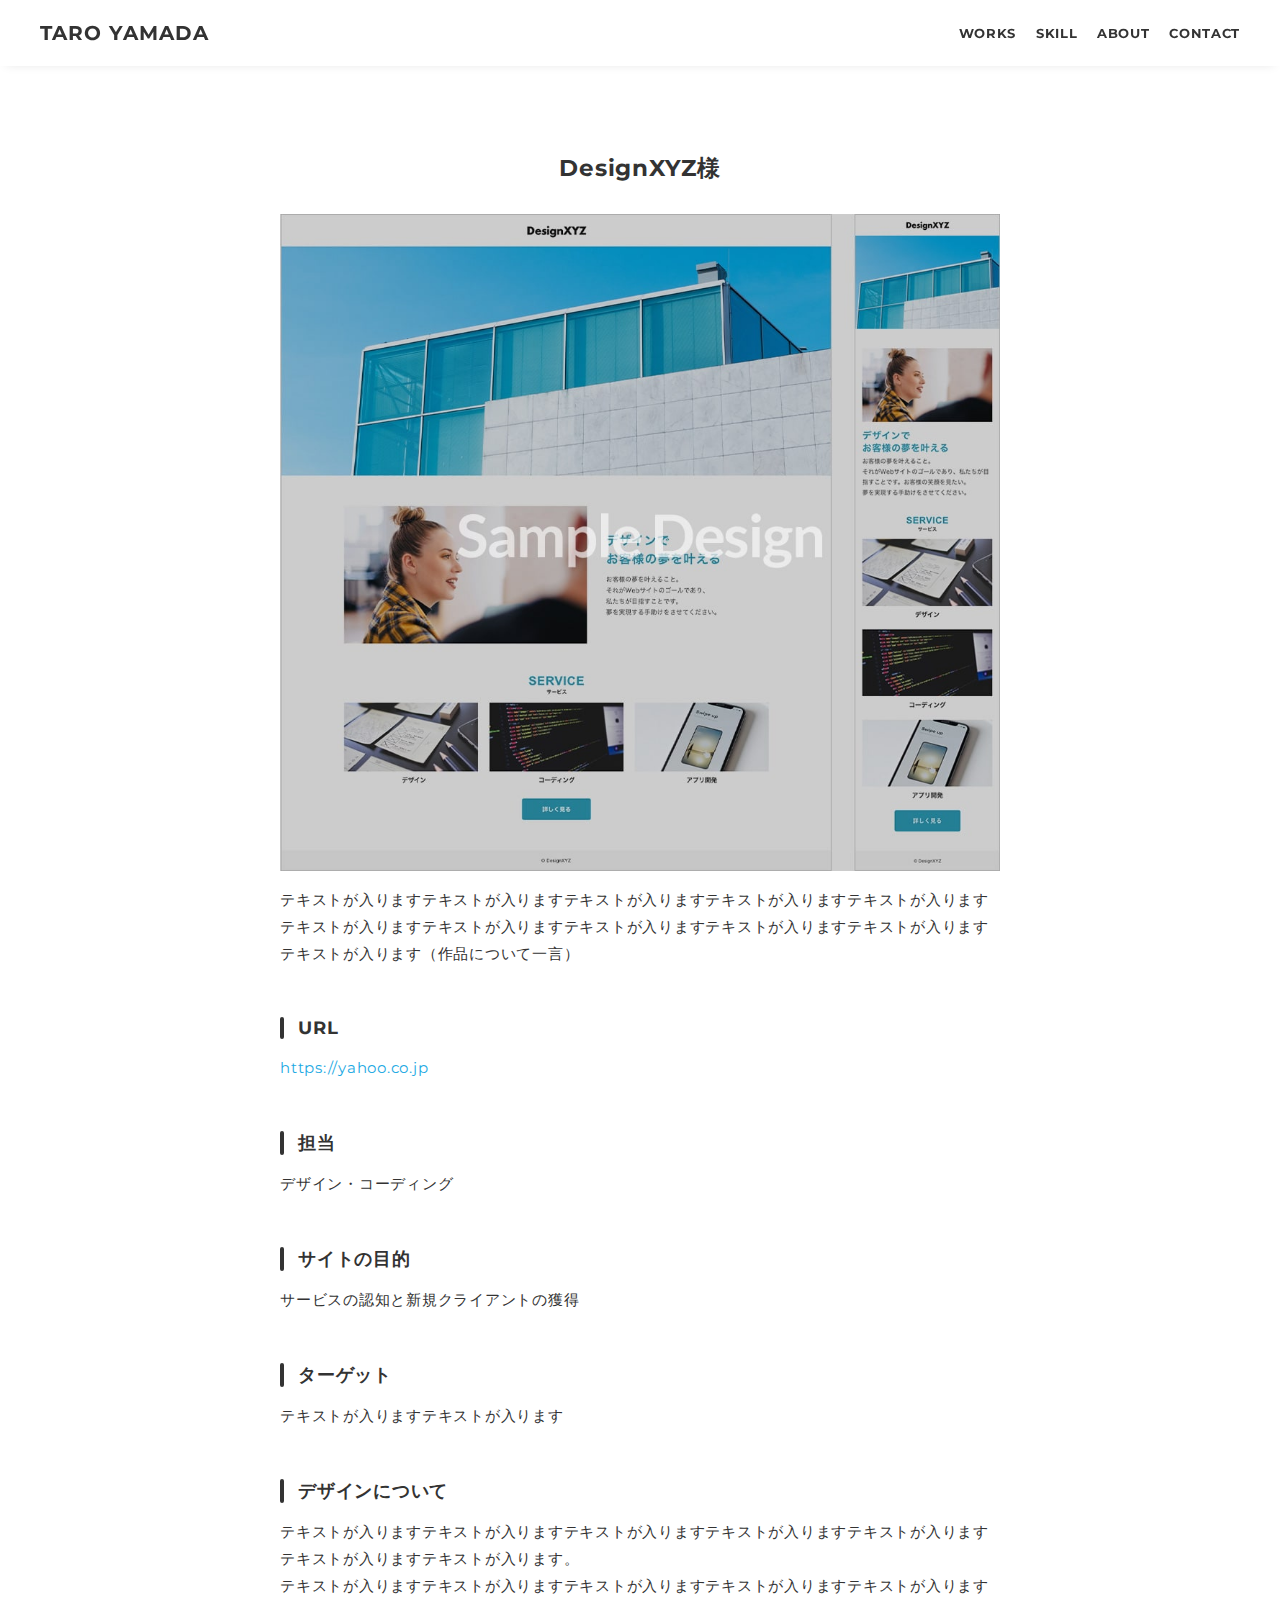
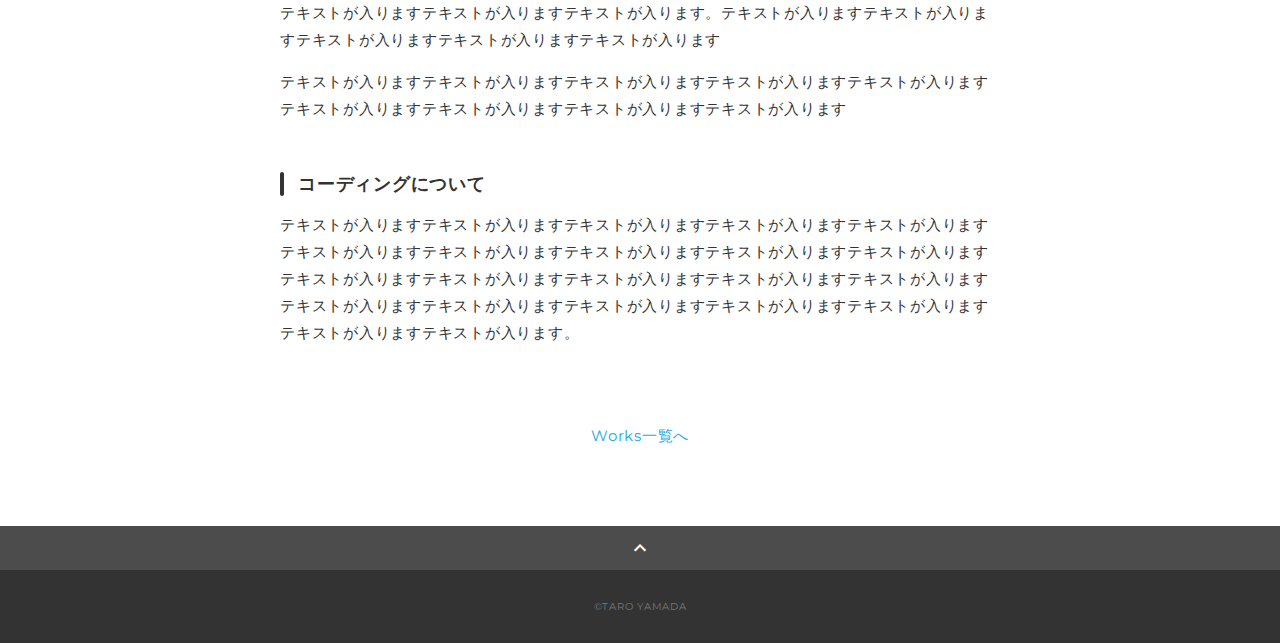
<file: works-template.html>
<!DOCTYPE html>
<html>
<head>
  <meta charset="utf-8">
  <meta name="viewport" content="width=device-width,initial-scale=1.0,user-scalable=no">
  <meta property='og:type' content='website'>
  <meta property='og:title' content='WebデザイナーTARO YAMADA ポートフォリオ'>
  <meta property='og:url' content='URLが入る'>
  <meta property='og:description' content='TARO YAMADAのポートフォリオサイトです。'>
  <meta property="og:image" content="img/ogp.png">
  <meta name="description" content="TARO YAMADAのポートフォリオサイトです" />
  <title>TARO YAMADA ポートフォリオ</title>
  <link rel="preconnect" href="https://fonts.gstatic.com">
  <link href="https://fonts.googleapis.com/css2?family=Montserrat:wght@400;700&display=swap" rel="stylesheet">
  <link href="https://fonts.googleapis.com/css?family=Material+Icons+Outlined" rel="stylesheet">
  <link href="css/ress.css" media="all" rel="stylesheet" type="text/css" />
  <link href="css/style.css" media="all" rel="stylesheet" type="text/css" />
  <link rel="shortcut icon" href="img/favicon.ico" />
  <link rel=”canonical” href=”URLが入る” />
</head>

<body>
  <div class="wrapper">

    <!-- header -->
    <header class="header ">
      <div class="container">
        <h1 class="header-logo">
          <a href=".">TARO YAMADA</a>
        </h1>
        <nav class="gnav">
          <ul class="gnav-list">
            <li class="gnav-item"><a href=".#works">WORKS</a></li>
            <li class="gnav-item"><a href="./#skill">SKILL</a></li>
            <li class="gnav-item"><a href="./#about">ABOUT</a></li>
            <li class="gnav-item"><a href="./#contact">CONTACT</a></li>
          </ul>
        </nav>
      </div>
    </header>
    <!-- /header -->

    <main class="content">

      <article class="article">
        <div class="article-container">
          <h2 class="article-title">DesignXYZ様</h2>
          <div class="article-body">
            <p>
              <img src="img/works-sample.jpg" alt="">
            </p>
            <p>
              テキストが入りますテキストが入りますテキストが入りますテキストが入りますテキストが入りますテキストが入りますテキストが入りますテキストが入りますテキストが入りますテキストが入りますテキストが入ります（作品について一言）
            </p>
            <h3>URL</h3>
            <p><a href="https://yahoo.co.jp" target="_blank" rel="noopener">https://yahoo.co.jp</a></p>
            <h3>担当</h3>
            <p>デザイン・コーディング</p>
            <h3>サイトの目的</h3>
            <p>サービスの認知と新規クライアントの獲得</p>
            <h3>ターゲット</h3>
            <p>テキストが入りますテキストが入ります</p>
            <h3>デザインについて</h3>
            <p>
              テキストが入りますテキストが入りますテキストが入りますテキストが入りますテキストが入りますテキストが入りますテキストが入ります。<br>テキストが入りますテキストが入りますテキストが入りますテキストが入りますテキストが入りますテキストが入りますテキストが入りますテキストが入ります。テキストが入りますテキストが入りますテキストが入りますテキストが入りますテキストが入ります
            </p>
            <p>
              テキストが入りますテキストが入りますテキストが入りますテキストが入りますテキストが入りますテキストが入りますテキストが入りますテキストが入りますテキストが入ります
            </p>
            <h3>コーディングについて</h3>
            <p>
              テキストが入りますテキストが入りますテキストが入りますテキストが入りますテキストが入りますテキストが入りますテキストが入りますテキストが入りますテキストが入りますテキストが入りますテキストが入りますテキストが入りますテキストが入りますテキストが入りますテキストが入りますテキストが入りますテキストが入りますテキストが入りますテキストが入りますテキストが入りますテキストが入りますテキストが入ります。
            </p>
          </div>
          <div class="home-link">
            <a href="./#works">Works一覧へ</a>
          </div>
        </div>
      </article>

      <div class="page-top" id="js-page-top">
        <span class="material-icons-outlined">expand_less</span>
      </div>
    </main>

    <!-- footer -->
    <footer class="footer">
      <div class="copyright">&copy;TARO YAMADA</div>
    </footer>
    <!-- /footer -->

  </div>
  <script src="https://ajax.googleapis.com/ajax/libs/jquery/3.5.1/jquery.min.js"></script>
  <script type='text/javascript' src="js/script.js"></script>
</body>
</html>
</file>
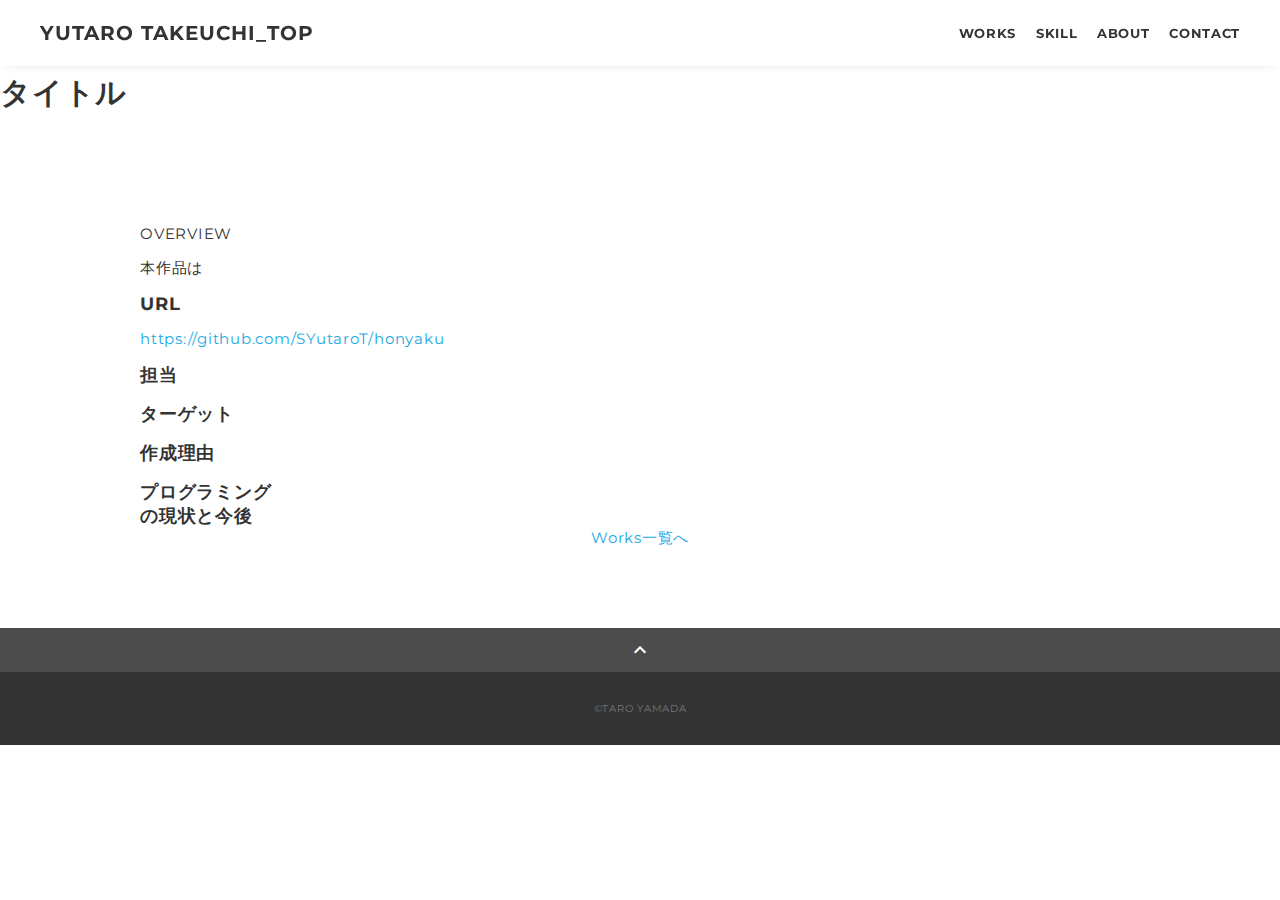
<file: works-Tenple.html>
<!DOCTYPE html>
<html>
<head>
  <meta charset="utf-8">
  <meta name="viewport" content="width=device-width,initial-scale=1.0,user-scalable=no">
  <meta property='og:type' content='website'>
  <meta property='og:title' content='Honyaku ポートフォリオ'>
  <meta property='og:url' content='URLが入る'>
  <meta property='og:description' content='のポートフォリオ'>
  <meta property="og:image" content="img/ogp.png">
  <meta name="description" content="のポートフォリオ" />
  <title>のポートフォリオ</title>
  <link rel="preconnect" href="https://fonts.gstatic.com">
  <link href="https://fonts.googleapis.com/css2?family=Montserrat:wght@400;700&display=swap" rel="stylesheet">
  <link href="https://fonts.googleapis.com/css?family=Material+Icons+Outlined" rel="stylesheet">
  <link href="css/ress.css" media="all" rel="stylesheet" type="text/css" />
  <link href="css/style.css" media="all" rel="stylesheet" type="text/css" />
  <link rel="shortcut icon" href="img/favicon.ico" />
  <link rel=”canonical” href=”URLが入る” />
</head>

<body>
  <div class="wrapper">

    <!-- header -->
    <header class="header ">
      <div class="container">
        <h1 class="header-logo">
          <a href=".">YUTARO TAKEUCHI_TOP</a>
        </h1>
        <nav class="gnav">
          <ul class="gnav-list">
            <li class="gnav-item"><a href=".#works">WORKS</a></li>
            <li class="gnav-item"><a href="./#skill">SKILL</a></li>
            <li class="gnav-item"><a href="./#about">ABOUT</a></li>
            <li class="gnav-item"><a href="./#contact">CONTACT</a></li>
          </ul>
        </nav>
      </div>
    </header>
    <!-- /header -->

    <main class="content">
<h1>タイトル</h1>
      <article class="article">
        <div class="article-container">
          <h2 class="article-title"></h2>
          <div class="work-show__info flex">
            <div class="work-show__overview lt1">OVERVIEW</div>
            <div>
              <p class="work-show__abstract"></p>
            </div>
          </div>

            <p>
              本作品は
            </p>
            <h3>URL</h3>
            <p><a href="https://github.com/SYutaroT/" target="_blank" rel="noopener">https://github.com/SYutaroT/honyaku</a></p>
            <h3>担当</h3>
            <p></p>
            <h3>ターゲット</h3>
            <p></p>

            <h3>作成理由</h3>
            <p>
            
            </p>

            
            
            <h3>プログラミング</h3>
            
              <h3>の現状と今後</h3>
              
  
          </div>
         
          <div class="home-link">
            <a href="./#works">Works一覧へ</a>
          </div>
        </div>
      </article>

      <div class="page-top" id="js-page-top">
        <span class="material-icons-outlined">expand_less</span>
      </div>
    </main>

    <!-- footer -->
    <footer class="footer">
      <div class="copyright">&copy;TARO YAMADA</div>
    </footer>
    <!-- /footer -->

  </div>
  <script src="https://ajax.googleapis.com/ajax/libs/jquery/3.5.1/jquery.min.js"></script>
  <script type='text/javascript' src="js/script.js"></script>
</body>
</html>
</file>
<file: css/ress.css>
/*!
 * ress.css • v3.0.1
 * MIT License
 * github.com/filipelinhares/ress
 */

/* # =================================================================
   # Global selectors
   # ================================================================= */

html {
  box-sizing: border-box;
  word-break: normal;
  -moz-tab-size: 4;
  tab-size: 4;

  -webkit-text-size-adjust: 100%; /* Prevent adjustments of font size after orientation changes in iOS */
}

*,
::before,
::after {
  box-sizing: inherit;
  background-repeat: no-repeat; /* Set `background-repeat: no-repeat` to all elements and pseudo elements */
}

::before,
::after {
  vertical-align: inherit;
  text-decoration: inherit; /* Inherit text-decoration and vertical align to ::before and ::after pseudo elements */
}

* {
  margin: 0;
  padding: 0; /* Reset `padding` and `margin` of all elements */
}

/* # =================================================================
   # General elements
   # ================================================================= */

hr {
  overflow: visible; /* Show the overflow in Edge and IE */
  height: 0; /* Add the correct box sizing in Firefox */
}

details,
main {
  display: block; /* Render the `main` element consistently in IE. */
}

summary {
  display: list-item; /* Add the correct display in all browsers */
}

small {
  font-size: 80%; /* Set font-size to 80% in `small` elements */
}

[hidden] {
  display: none; /* Add the correct display in IE */
}

abbr[title] {
  /* Add the correct text decoration in Chrome, Edge, IE, Opera, and Safari */
  text-decoration: underline;
  text-decoration: underline dotted;
  border-bottom: none; /* Remove the bottom border in Chrome 57 */
}

a {
  background-color: transparent; /* Remove the gray background on active links in IE 10 */
}

a:active,
a:hover {
  outline-width: 0; /* Remove the outline when hovering in all browsers */
}

code,
kbd,
pre,
samp {
  font-family: monospace, monospace; /* Specify the font family of code elements */
}

pre {
  font-size: 1em; /* Correct the odd `em` font sizing in all browsers */
}

b,
strong {
  font-weight: bolder; /* Add the correct font weight in Chrome, Edge, and Safari */
}

/* https://gist.github.com/unruthless/413930 */
sub,
sup {
  position: relative;
  font-size: 75%;
  line-height: 0;
  vertical-align: baseline;
}

sub {
  bottom: -.25em;
}

sup {
  top: -.5em;
}

/* # =================================================================
   # Forms
   # ================================================================= */

input {
  border-radius: 0;
}

/* Replace pointer cursor in disabled elements */
[disabled] {
  cursor: default;
}

[type="number"]::-webkit-container-spin-button,
[type="number"]::-webkit-outer-spin-button {
  height: auto; /* Correct the cursor style of increment and decrement buttons in Chrome */
}

[type="search"] {
  outline-offset: -2px; /* Correct the outline style in Safari */

  -webkit-appearance: textfield; /* Correct the odd appearance in Chrome and Safari */
}

[type="search"]::-webkit-search-decoration {
  -webkit-appearance: none; /* Remove the container padding in Chrome and Safari on macOS */
}

textarea {
  overflow: auto; /* Internet Explorer 11+ */
  resize: vertical; /* Specify textarea resizability */
}

button,
input,
optgroup,
select,
textarea {
  font: inherit; /* Specify font inheritance of form elements */
}

optgroup {
  font-weight: bold; /* Restore the font weight unset by the previous rule */
}

button {
  overflow: visible; /* Address `overflow` set to `hidden` in IE 8/9/10/11 */
}

button,
select {
  text-transform: none; /* Firefox 40+, Internet Explorer 11- */
}

/* Apply cursor pointer to button elements */
button,
[type="button"],
[type="reset"],
[type="submit"],
[role="button"] {
  cursor: pointer;
  color: inherit;
}

/* Remove container padding and border in Firefox 4+ */
button::-moz-focus-container,
[type="button"]::-moz-focus-container,
[type="reset"]::-moz-focus-container,
[type="submit"]::-moz-focus-container {
  padding: 0;
  border-style: none;
}

/* Replace focus style removed in the border reset above */
button:-moz-focusring,
[type="button"]::-moz-focus-container,
[type="reset"]::-moz-focus-container,
[type="submit"]::-moz-focus-container {
  outline: 1px dotted ButtonText;
}

button,
html [type="button"],
/* Prevent a WebKit bug where (2) destroys native `audio` and `video`controls in Android 4 */
[type="reset"],
[type="submit"] {
  -webkit-appearance: button; /* Correct the inability to style clickable types in iOS */
}

/* Remove the default button styling in all browsers */
button,
input,
select,
textarea {
  border-style: none;
  background-color: transparent;
}

/* Style select like a standard input */
select {
  -webkit-appearance: none; /* Chrome 41+ */
  -moz-appearance: none; /* Firefox 36+ */
}

select::-ms-expand {
  display: none; /* Internet Explorer 11+ */
}

select::-ms-value {
  color: currentColor; /* Internet Explorer 11+ */
}

legend {
  display: table; /* Correct the text wrapping in Edge and IE */
  max-width: 100%; /* Correct the text wrapping in Edge and IE */
  max-width: 100%; /* Correct the text wrapping in Edge 18- and IE */
  white-space: normal; /* Correct the text wrapping in Edge and IE */
  color: inherit; /* Correct the color inheritance from `fieldset` elements in IE */
  border: 0; /* Correct `color` not being inherited in IE 8/9/10/11 */
}

::-webkit-file-upload-button {
  font: inherit; /* Change font properties to `inherit` in Chrome and Safari */
  color: inherit;
  /* Correct the inability to style clickable types in iOS and Safari */

  -webkit-appearance: button;
}

/* # =================================================================
   # Specify media element style
   # ================================================================= */

img {
  border-style: none; /* Remove border when inside `a` element in IE 8/9/10 */
}

/* Add the correct vertical alignment in Chrome, Firefox, and Opera */
progress {
  vertical-align: baseline;
}

/* # =================================================================
   # Accessibility
   # ================================================================= */

/* Hide content from screens but not screenreaders */
@media screen {
  [hidden~="screen"] {
    display: inherit;
  }
  [hidden~="screen"]:not(:active):not(:focus):not(:target) {
    position: absolute !important;
    clip: rect(0 0 0 0) !important;
  }
}

/* Specify the progress cursor of updating elements */
[aria-busy="true"] {
  cursor: progress;
}

/* Specify the pointer cursor of trigger elements */
[aria-controls] {
  cursor: pointer;
}

/* Specify the unstyled cursor of disabled, not-editable, or otherwise inoperable elements */
[aria-disabled] {
  cursor: default;
}
</file>
<file: css/style.css>
body {
  font-family: "Montserrat", "Helvetica Neue", Arial, "Hiragino Kaku Gothic ProN", "Hiragino Sans", Meiryo, sans-serif;
  font-size: 15px;
  letter-spacing: .05em;
  color: #333;
}

a {
  transition: opacity .3s;
  text-decoration: none;
  color: #1ca9e3;
}

img {
  max-width: 100%;
  height: auto;
  vertical-align: bottom;
  border-style: none;
}

.pc-only {
  display: block;
}

.sp-only {
  display: none;
}

/*--------------------------------
 レイアウト
---------------------------------*/
.wrapper {
  padding-top: 73px;
}

.section {
  padding: 90px 0;
}



.container {
  max-width: 1340px;
  margin: 0 auto;
  padding: 0 40px;
}

/*--------------------------------
 見出し
---------------------------------*/
.title {
  font-size: 60px;
  font-weight: bold;
  line-height: 1;
  margin-bottom: 40px;
  text-align: center;
  letter-spacing: .05em;
  color: #333;
  text-shadow: 1px 1px 2px rgba(0, 0, 0, 0.5);
}


.title2 {
  font-size: 60px;
  font-weight: bold;
  line-height: 1;
  
  text-align: center;
  letter-spacing: .05em;
  color: #333;
  text-shadow: 1px 1px 2px rgba(0, 0, 0, 0.5);
}
.lead {
  font-size: 16px;
  line-height: 1.8;
  margin-bottom: 30px;
}

/*--------------------------------
ヘッダー
---------------------------------*/
.header {
  position: fixed;
  top: 0;
  z-index: 1;
  width: 100%;
  background-color: #fff;
  box-shadow: 0 5px 10px -6px rgba(0, 0, 0, .1);
}

.header .container {
  display: flex;
  align-items: center;
  justify-content: space-between;
  padding: 20px 40px;
}

.header-logo {
  
  font-size: 20px;
  font-weight: bold;
  line-height: 1.2;
  margin-right: 20px;
  letter-spacing: .05em;
  
}

.header-logo a {
  color: #333;
  
}

.gnav-list {
  display: flex;
  justify-content: space-between;
  list-style: none;
}

.gnav-item:not(:last-child) {
  margin-right: 20px;
}

.gnav-item a {
  position: relative;
  font-size: 13px;
  font-weight: bold;
  display: inline-block;
  padding: 5px 0;
  transition: .3s;
  letter-spacing: .05em;
  color: #333;
}

.gnav-item a:after {
  position: absolute;
  bottom: 0;
  left: 50%;
  width: 0;
  height: 3px;
  content: "";
  transition: .3s;
  -webkit-transform: translateX(-50%);
  transform: translateX(-50%);
  background-color: #333;
}

.gnav-item a:hover:after {
  width: 100%;
}

/*--------------------------------
 メインビジュアル
---------------------------------*/
.mv {
  display: flex;
  align-items: center;
  justify-content: center;
  height: 85vh;
  text-align: center;
}

.mv-container {
  padding: 0 40px;
}

.mv-title {
  font-size: 60px;
  font-weight: bold;
  line-height: 1.2;
  margin-bottom: 5px;
  letter-spacing: .1em;
  text-shadow: 1px 1px 2px rgba(0, 0, 0, 0.5);  text-shadow: 1px 1px 2px rgba(0, 0, 0, 0.5);
  
}

.mv-subtitle {
  font-size: 20px;
  font-weight: bold;
  line-height: 1;
  margin-bottom: 40px;
  letter-spacing: .08em;
}

.mv-text {
  font-size: 16px;
  color: #fff;
  line-height: 1.8;
  text-shadow: 1px 1px 2px rgba(0, 0, 0, 0.5);
}
/*--------------------------------
Research

---------------------------------*/
.research-tema{
  font-size: 20px;  
    color: #000;
    text-shadow: 1px 1px 2px rgba(0, 0, 0, 0.5);
  }
.research-text{
font-size: 16px;  
  color: #fff;
  text-shadow: 1px 1px 2px rgba(0, 0, 0, 0.5);
}

.research-item:hover {
  background-color: rgba(0, 0, 0, 0.1); /* マウスがかかったときに暗くする */
}

.research-item::before {
  content: "";
  position: absolute;
  top: 0;
  left: 0;
  width: 100%;
  height: 100%;
  background-color: rgba(0, 0, 0, 0);
  transition: background-color 0.3s ease-in-out;
  z-index: -1;
}

.research-item:hover::before {
  background-color: rgba(0, 0, 0, 0.2);
}

/*--------------------------------
 Works
---------------------------------*/
.works-list {
  display: flex;
  flex-wrap: wrap;
  margin-bottom: -40px;
  
  ;
}

.works-item {

  width: 31.74603%;
  margin-right: 1.58730%;
  margin-bottom: 40px;
  color: #333;
  
}

.works-item:hover {
  opacity: .9;
  background-color: #eaeaea; /* マウスオーバー時の背景色 */
  box-shadow: 0 8px 15px rgba(0,0,0,0.1); /* 影を追加 */
  
}


.works-item:hover .works-img img {
  transform: scale(1.05); /* マウスオーバー時に画像を少し大きく */
}

.works-name, .works-info {
  transition: color 0.3s; /* 色のアニメーション */
}

.works-item:hover .works-name, .works-item:hover .works-info {
  color: #1ca9e3; /* マウスオーバー時のテキスト色 */
}
.works-item:nth-of-type(3n) {
  margin-right: 0;
  
}

.works-img img {
  background-color: white;
  border: 1px solid red;
  transition: transform 0.3s; /* 画像の変形アニメーション */
}

.works-name {
  font-size: 16px;
  font-weight: bold;
  margin-top: 8px;
}

.works-info {
  font-size: 10px;
  margin-top: 5px;
}

/*--------------------------------
 Skill
---------------------------------*/
.skill-list {
  display: flex;
  flex-wrap: wrap;
  justify-content: space-between;
  margin-bottom: -50px;
}

.skill-item {
  display: flex;
  align-items: flex-start;
  justify-content: space-between;
  width: 48%;
  margin-bottom: 50px;
}

.skill-item:hover {
  background-color: rgba(0, 0, 0, 0.1); /* マウスがかかったときに暗くする */
}

.skill-item::before {
  content: "";
  position: absolute;
  top: 0;
  left: 0;
  width: 100%;
  height: 100%;
  background-color: rgba(0, 0, 0, 0);
  transition: background-color 0.3s ease-in-out;
  z-index: -1;
}

.skill-item:hover::before {
  background-color: rgba(0, 0, 0, 0.2);
}
.skill-img {
  width: 60px;
  height: auto;
  margin-right: 20px;
}

.skill-body {
  flex: 1;
}

.skill-name {
  font-size: 20px;
  margin-bottom: 10px;
}

.skill-text {
  color: #fff;
  font-size: 16px;
  line-height: 1.8;
  text-shadow: 1px 1px 2px rgba(0, 0, 0, 0.5);
}

/*--------------------------------
 About
---------------------------------*/
.profile {
  display: flex;
  flex-wrap: wrap;
  max-width: 800px;
  margin: 0 auto;
  color: #fff;
  text-shadow: 1px 1px 2px rgba(0, 0, 0, 0.5);
}

.profile-img {
  width: 20%;
  margin-right: 30px;
  border-radius: 50%;
}

.profile-img img {
  border-radius: 50%;
}

.profile-body {
  flex: 1;
}

.profile-body p {
  font-size: 16px;
  line-height: 1.8;
}

.profile-body p:not(:last-child) {
  margin-bottom: 30px;
}

/*--------------------------------
 Contact
---------------------------------*/
.contact {
  text-align: center;
  color: #fff;
  text-shadow: 1px 1px 2px rgba(0, 0, 0, 0.5);
}

.contact-item:not(:last-child) {
  margin-right: 10px;
}

.contact-text {
  color: #fff;
  margin-top: 10px;
}

/*--------------------------------
 ページトップ
---------------------------------*/
.page-top {
  font-weight: bold;
  padding: 10px;
  cursor: pointer;
  text-align: center;
  background-color: #4c4c4c;
}

.page-top .material-icons-outlined {
  vertical-align: bottom;
  color: #fff;
}

/*--------------------------------
 フッター
---------------------------------*/
.footer {
  padding: 30px;
  background-color: #333;
}

.copyright {
  font-size: 10px;
  text-align: center;
  color: #797979;
}

/*--------------------------------
 下層：Worksページ
---------------------------------*/
.article {
  padding: 80px 0;
}
.work_h3{
  padding:0.5em 0; /*上下の余白 左右の余白*/
  border-top:solid 3px #4472C4; /*線の種類 太さ 色*/
  border-bottom:solid 3px #4472C4; /*線の種類 太さ 色*/
}

.article-container {
  max-width: 1040px;
  margin: 0 auto;
  padding: 0 20px;
}

.article-title {
  margin-bottom: 30px;
  text-align: center;
}

.article-body {
  max-width: 720px;
  margin: 0 auto;
  margin-bottom: 80px;
}

.article-body h3 {
  position: relative;
  font-size: 18px;
  margin-bottom: 5px;
  padding-left: 1em;
}

.article-body h3:not(:first-child) {
  margin-top: 50px;
}

.article-body h3::before {
  position: absolute;
  top: 0;
  left: 0;
  width: 4px;
  height: 100%;
  content: "";
  border-radius: 3px;
  background-color: #333;
}

.article-body p {
  font-size: 15px;
  line-height: 1.8;
  margin-bottom: 30px;
}

.home-link {
  text-align: center;
}

/*media Queries 767
----------------------------------------------------*/
@media screen and (max-width: 767px) {
  body {
    font-size: 14px;
  }

  .pc-only {
    display: none;
  }

  .sp-only {
    display: block;
  }

  /* 見出し */
  .title {
    font-size: 26px;
    margin-bottom: 20px;
  }

  .lead {
    font-size: 14px;
    line-height: 1.7;
    margin-bottom: 20px;
  }

  /* レイアウト */
  .wrapper {
    padding-top: 57px;
  }

  .section {
    padding: 60px 0;
  }

  .container {
    padding: 0 20px;
  }

  /* ヘッダー */
  .header .container {
    padding: 15px;
  }

  .header-logo {
    font-size: 15px;
    margin-right: 15px;
  }

  .gnav-item:not(:last-child) {
    margin-right: 10px;
  }

  .gnav-item a {
    font-size: 10px;
  }

  .gnav-item a:after {
    display: none;
  }

  /*  メインビジュアル */
  .mv {
    height: 75vh;
  }

  .mv-container {
    padding: 0 20px;
  }

  .mv-title {
    text-shadow: 1px 1px 2px rgba(0, 0, 0, 0.5);
    font-size: 30px;
  }

  .mv-subtitle {
    font-size: 16px;
    margin-bottom: 20px;
  }

  .mv-text {
    color: #fff;
    font-size: 14px;
    line-height: 1.7;
  }

  /* Works */
  .works-name {
    font-size: 12px;
  }

  .works-info {
    margin-top: 3px;
  }

  .works-list {
    justify-content: space-between;
  }

  .works-item {
    flex: 0 0 48%;
    margin-right: 0;
    margin-bottom: 30px;
  }

  /* Skill */
  .skill-list {
    display: block;
    margin-bottom: 0;
  }

  .skill-item {
    width: 100%;
    margin-bottom: 35px;
  }

  .skill-item:last-child {
    margin-bottom: 0;
  }

  .skill-name {
    margin-bottom: 5px;
  }

  .skill-text {
    color: #fff;
    font-size: 12px;
    line-height: 1.7;
  }

  /* About */
  .profile {
    display: block;
  }

  .profile-img {
    width: 150px;
    margin: 0 auto;
    margin-bottom: 25px;
  }

  .profile-body p {
    font-size: 14px;
    line-height: 1.7;
  }

  .profile-body p:not(:last-child) {
    margin-bottom: 20px;
  }

  /* フッター */
  .footer {
    padding: 20px;
  }

  /* 下層ページ */
  .article {
    padding: 50px 0;
  }

  .article-body h3 {
    font-size: 16px;
    padding-left: .8em;
  }

  .article-body h3:not(:first-child) {
    margin-top: 30px;
  }

  .article-body p {
    font-size: 14px;
    line-height: 1.7;
    margin-bottom: 20px;
  }
}

/* 背景パターン */

.bg_pattern{
  background-image: url("../img/back.jpg");
  background-attachment: fixed; /* 背景を固定 */
  background-size: cover; /* 背景がセクション全体を覆うようにする */
  background-repeat: no-repeat; /* 背景が繰り返されないようにする */
  background-position: center center; /* 背景が中央に配置されるようにする */
}

.overview {
  display: flex;        /* Flexbox を使用し、アイテムを行で並べる */
  justify-content: space-between; /* 左右にアイテムを分散させる */
  align-items: center;  /* 縦方向の中央揃え */
  padding: 0.5em 1em;
  margin: 4em 0;
  
  border: double 5px #4ec4d3;
  
}
.overview p {
  margin: 0;            /* p タグの外側の余白を無くす */
  padding: 0;           /* p タグの内側のパッドを無くす */
  flex: 2;              /* h1 に対して2倍の幅を取る */
}
.overview_h1 {
  color: red;
  margin-right: 5;
  margin: 0;            /* 余白なし */
  flex: 1;              /* 利用可能なスペースを均等に使用 */
  margin-right: 2em;  /* 右側にスペースを追加 */
  margin-top: 2em;
  margin-bottom: 2em;

}



.article-container p{
  margin-top: 1em;
  margin-bottom: 1em;
}
.image-container {
  float: right; /* 画像コンテナを右側にフロート */
  width: 400px; /* コンテナの幅を設定 */
  margin: 0 2em 1em 0; /* 右側と上にマージンを設定 */
  padding: 1em; /* 内側のパッドを設定 */
  background-color: rgba(0, 0, 0, 0.7); /* 背景色を半透明の黒に設定 */
  box-sizing: border-box; /* ボックスサイズの計算方法をborder-boxに設定 */
  overflow: hidden; /* コンテナ内のフロート要素がはみ出ないように */
}

.img {
  width: 100%; /* コンテナの幅に画像の幅を合わせる */
  height: auto; /* 画像の高さを自動調整 */
  vertical-align: bottom; /* 画像を底揃えに設定 */
  
}

.img-caption {
  color: white; /* キャプションの文字色は白 */
  text-align: center; /* テキストを中央揃えに */

  display: block; /* キャプションをブロック要素として表示 */
}

/* 画像の下に追加のスペースが必要な場合 */
.clearfix {
  clear: both;         /* floatを解除 */
}
/* リストタイトルのスタイル */
h4 {
  position: relative;
  margin-bottom: 20px;
  padding-left: 30px; /* テキストからマーカーまでの十分なスペースを確保 */
}

h4::before {
  content: "•"; /* リストマーカーとして使う文字（ここでは黒丸） */
  position: absolute;
  left: 0; /* タイトルの左端に配置 */
  color: black; /* マーカーの色 */
  font-size: 20px; /* マーカーのサイズ */
  line-height: 20px; /* マーカーの行の高さ */
}


.content {
  overflow: hidden;    /* floatされた要素を含むコンテナの高さを適切に調整 */
}
.movie {
  position: relative; /* コンテナに相対位置を指定 */
  width: 50%;         /* 適切な幅を設定 */
  margin: 0 auto;     /* 上下のマージンを0にし、左右のマージンを自動で設定 */
}

.video-container {
  position: relative; /* 親要素を相対位置に設定 */
  width: 100%;        /* 親要素の幅を100%に設定 */
  padding-top: 56.25%; /* 16:9アスペクト比を維持するためのトップパディング */
}

.video-caption {
  position: absolute; /* 説明文を絶対位置で配置 */
  top: 0;             /* 上端から0pxの位置 */
  left: 0;            /* 左端から0pxの位置 */
  width: 100%;        /* コンテナの幅に合わせる */
  background-color: rgba(0, 0, 0, 0.7); /* 背景色を半透明の黒に設定 */
  color: white;       /* 文字色を白に設定 */
  text-align: center; /* テキストを中央揃えに設定 */
  padding: 10px 0;    /* 上下に10pxのパディングを追加 */
  box-sizing: border-box; /* ボックスサイズの計算方法を変更 */
  z-index: 2;         /* 文字を前面に表示 */
}

.video-container iframe {
  position: absolute; /* 絶対位置 */
  top: 0;             /* 上端から0px */
  left: 0;            /* 左端から0px */
  width: 100%;        /* 幅100% */
  height: 100%;       /* 高さ100% */
}

.Rink{
  color: red;
}
.prettyprint ol.linenums > li {
  list-style-type: decimal; 
  color: black;
}
.center {
  display: flex;
  justify-content: center; /* 水平方向に中央配置 */
  align-items: center; /* 垂直方向に中央配置 */
  
}
</file>
<file: portfolio-template-basic/css/ress.css>
/*!
 * ress.css • v3.0.1
 * MIT License
 * github.com/filipelinhares/ress
 */

/* # =================================================================
   # Global selectors
   # ================================================================= */

html {
  box-sizing: border-box;
  word-break: normal;
  -moz-tab-size: 4;
  tab-size: 4;

  -webkit-text-size-adjust: 100%; /* Prevent adjustments of font size after orientation changes in iOS */
}

*,
::before,
::after {
  box-sizing: inherit;
  background-repeat: no-repeat; /* Set `background-repeat: no-repeat` to all elements and pseudo elements */
}

::before,
::after {
  vertical-align: inherit;
  text-decoration: inherit; /* Inherit text-decoration and vertical align to ::before and ::after pseudo elements */
}

* {
  margin: 0;
  padding: 0; /* Reset `padding` and `margin` of all elements */
}

/* # =================================================================
   # General elements
   # ================================================================= */

hr {
  overflow: visible; /* Show the overflow in Edge and IE */
  height: 0; /* Add the correct box sizing in Firefox */
}

details,
main {
  display: block; /* Render the `main` element consistently in IE. */
}

summary {
  display: list-item; /* Add the correct display in all browsers */
}

small {
  font-size: 80%; /* Set font-size to 80% in `small` elements */
}

[hidden] {
  display: none; /* Add the correct display in IE */
}

abbr[title] {
  /* Add the correct text decoration in Chrome, Edge, IE, Opera, and Safari */
  text-decoration: underline;
  text-decoration: underline dotted;
  border-bottom: none; /* Remove the bottom border in Chrome 57 */
}

a {
  background-color: transparent; /* Remove the gray background on active links in IE 10 */
}

a:active,
a:hover {
  outline-width: 0; /* Remove the outline when hovering in all browsers */
}

code,
kbd,
pre,
samp {
  font-family: monospace, monospace; /* Specify the font family of code elements */
}

pre {
  font-size: 1em; /* Correct the odd `em` font sizing in all browsers */
}

b,
strong {
  font-weight: bolder; /* Add the correct font weight in Chrome, Edge, and Safari */
}

/* https://gist.github.com/unruthless/413930 */
sub,
sup {
  position: relative;
  font-size: 75%;
  line-height: 0;
  vertical-align: baseline;
}

sub {
  bottom: -.25em;
}

sup {
  top: -.5em;
}

/* # =================================================================
   # Forms
   # ================================================================= */

input {
  border-radius: 0;
}

/* Replace pointer cursor in disabled elements */
[disabled] {
  cursor: default;
}

[type="number"]::-webkit-container-spin-button,
[type="number"]::-webkit-outer-spin-button {
  height: auto; /* Correct the cursor style of increment and decrement buttons in Chrome */
}

[type="search"] {
  outline-offset: -2px; /* Correct the outline style in Safari */

  -webkit-appearance: textfield; /* Correct the odd appearance in Chrome and Safari */
}

[type="search"]::-webkit-search-decoration {
  -webkit-appearance: none; /* Remove the container padding in Chrome and Safari on macOS */
}

textarea {
  overflow: auto; /* Internet Explorer 11+ */
  resize: vertical; /* Specify textarea resizability */
}

button,
input,
optgroup,
select,
textarea {
  font: inherit; /* Specify font inheritance of form elements */
}

optgroup {
  font-weight: bold; /* Restore the font weight unset by the previous rule */
}

button {
  overflow: visible; /* Address `overflow` set to `hidden` in IE 8/9/10/11 */
}

button,
select {
  text-transform: none; /* Firefox 40+, Internet Explorer 11- */
}

/* Apply cursor pointer to button elements */
button,
[type="button"],
[type="reset"],
[type="submit"],
[role="button"] {
  cursor: pointer;
  color: inherit;
}

/* Remove container padding and border in Firefox 4+ */
button::-moz-focus-container,
[type="button"]::-moz-focus-container,
[type="reset"]::-moz-focus-container,
[type="submit"]::-moz-focus-container {
  padding: 0;
  border-style: none;
}

/* Replace focus style removed in the border reset above */
button:-moz-focusring,
[type="button"]::-moz-focus-container,
[type="reset"]::-moz-focus-container,
[type="submit"]::-moz-focus-container {
  outline: 1px dotted ButtonText;
}

button,
html [type="button"],
/* Prevent a WebKit bug where (2) destroys native `audio` and `video`controls in Android 4 */
[type="reset"],
[type="submit"] {
  -webkit-appearance: button; /* Correct the inability to style clickable types in iOS */
}

/* Remove the default button styling in all browsers */
button,
input,
select,
textarea {
  border-style: none;
  background-color: transparent;
}

/* Style select like a standard input */
select {
  -webkit-appearance: none; /* Chrome 41+ */
  -moz-appearance: none; /* Firefox 36+ */
}

select::-ms-expand {
  display: none; /* Internet Explorer 11+ */
}

select::-ms-value {
  color: currentColor; /* Internet Explorer 11+ */
}

legend {
  display: table; /* Correct the text wrapping in Edge and IE */
  max-width: 100%; /* Correct the text wrapping in Edge and IE */
  max-width: 100%; /* Correct the text wrapping in Edge 18- and IE */
  white-space: normal; /* Correct the text wrapping in Edge and IE */
  color: inherit; /* Correct the color inheritance from `fieldset` elements in IE */
  border: 0; /* Correct `color` not being inherited in IE 8/9/10/11 */
}

::-webkit-file-upload-button {
  font: inherit; /* Change font properties to `inherit` in Chrome and Safari */
  color: inherit;
  /* Correct the inability to style clickable types in iOS and Safari */

  -webkit-appearance: button;
}

/* # =================================================================
   # Specify media element style
   # ================================================================= */

img {
  border-style: none; /* Remove border when inside `a` element in IE 8/9/10 */
}

/* Add the correct vertical alignment in Chrome, Firefox, and Opera */
progress {
  vertical-align: baseline;
}

/* # =================================================================
   # Accessibility
   # ================================================================= */

/* Hide content from screens but not screenreaders */
@media screen {
  [hidden~="screen"] {
    display: inherit;
  }
  [hidden~="screen"]:not(:active):not(:focus):not(:target) {
    position: absolute !important;
    clip: rect(0 0 0 0) !important;
  }
}

/* Specify the progress cursor of updating elements */
[aria-busy="true"] {
  cursor: progress;
}

/* Specify the pointer cursor of trigger elements */
[aria-controls] {
  cursor: pointer;
}

/* Specify the unstyled cursor of disabled, not-editable, or otherwise inoperable elements */
[aria-disabled] {
  cursor: default;
}
</file>
<file: portfolio-template-basic/css/style.css>
body {
  font-family: "Montserrat","Helvetica Neue",Arial,"Hiragino Kaku Gothic ProN","Hiragino Sans",Meiryo,sans-serif;
  font-size: 15px;
  letter-spacing: .05em;
  color: #333;
}

a {
  transition: opacity .3s;
  text-decoration: none;
  color: #1ca9e3;
}

img {
  max-width: 100%;
  height: auto;
  vertical-align: bottom;
  border-style: none;
}



.pc-only {
  display: block;
}

.sp-only {
  display: none;
}

/*--------------------------------
 レイアウト
---------------------------------*/
.wrapper {
  padding-top: 73px;
}

.section {
  padding: 90px 0;
}

.section:nth-of-type(odd) {
  background-color: #f7f7f7;
}

.container {
  max-width: 1340px;
  margin: 0 auto;
  padding: 0 40px;
}

/*--------------------------------
 見出し
---------------------------------*/
.title {
  font-size: 34px;
  font-weight: bold;
  line-height: 1;
  margin-bottom: 40px;
  text-align: center;
  letter-spacing: .05em;
  color: #333;
}

.lead {
  font-size: 16px;
  line-height: 1.8;
  margin-bottom: 30px;
}

/*--------------------------------
ヘッダー
---------------------------------*/
.header {
  position: fixed;
  top: 0;
  z-index: 1;
  width: 100%;
  background-color: #fff;
  box-shadow: 0 5px 10px -6px rgba(0,0,0,.1);
}

.header .container {
  display: flex;
  align-items: center;
  justify-content: space-between;
  padding: 20px 40px;
}

.header-logo {
  font-size: 20px;
  font-weight: bold;
  line-height: 1.2;
  margin-right: 20px;
  letter-spacing: .05em;
}

.header-logo a {
  color: #333;
}

.gnav-list {
  display: flex;
  justify-content: space-between;
  list-style: none;
}

.gnav-item:not(:last-child) {
  margin-right: 20px;
}

.gnav-item a {
  position: relative;
  font-size: 13px;
  font-weight: bold;
  display: inline-block;
  padding: 5px 0;
  transition: .3s;
  letter-spacing: .05em;
  color: #333;
}
.gnav-item a:after {
  position: absolute;
  bottom: 0;
  left: 50%;
  width: 0;
  height: 3px;
  content: "";
  transition: .3s;
  -webkit-transform: translateX(-50%);
  transform: translateX(-50%);
  background-color: #333;
}

.gnav-item a:hover:after {
  width: 100%;
}

/*--------------------------------
 メインビジュアル
---------------------------------*/
.mv {
  display: flex;
  align-items: center;
  justify-content: center;
  height: 85vh;
  text-align: center;
}

.mv-container {
  padding: 0 40px;
}

.mv-title {
  font-size: 60px;
  font-weight: bold;
  line-height: 1.2;
  margin-bottom: 5px;
  letter-spacing: .1em;
}
.mv-subtitle {
  font-size: 20px;
  font-weight: bold;
  line-height: 1;
  margin-bottom: 40px;
  letter-spacing: .08em;
}

.mv-text {
  font-size: 16px;
  line-height: 1.8;
}

/*--------------------------------
 Works
---------------------------------*/
.works-list {
  display: flex;
  flex-wrap: wrap;
  margin-bottom: -40px;
}

.works-item {
  width: 31.74603%;
  margin-right: 1.58730%;
  margin-bottom: 40px;
  color: #333;
}

.works-item:hover {
  opacity: .9;
}

.works-item:nth-of-type(3n) {
  margin-right: 0;
}

.works-img img {
  border: 1px solid #e6e6e6;
}

.works-name {
  font-size: 12px;
  font-weight: bold;
  margin-top: 8px;
}

.works-info {
  font-size: 10px;
  margin-top: 5px;
}

/*--------------------------------
 Skill
---------------------------------*/
.skill-list {
  display: flex;
  flex-wrap: wrap;
  justify-content: space-between;
  margin-bottom: -50px;
}

.skill-item {
  display: flex;
  align-items: flex-start;
  justify-content: space-between;
  width: 48%;
  margin-bottom: 50px;
}

.skill-img {
  width: 60px;
  height: auto;
  margin-right: 20px;
}

.skill-body {
  flex: 1;
}

.skill-name {
  margin-bottom: 10px;
}

.skill-text {
  font-size: 14px;
  line-height: 1.8;
}

/*--------------------------------
 About
---------------------------------*/
.profile {
  display: flex;
  flex-wrap: wrap;
  max-width: 800px;
  margin: 0 auto;
}
.profile-img {
  width: 20%;
  margin-right: 30px;
  border-radius: 50%;
}
.profile-img img {
  border-radius: 50%;
}
.profile-body {
  flex: 1;
}

.profile-body p {
  font-size: 15px;
  line-height: 1.8;
}

.profile-body p:not(:last-child) {
  margin-bottom: 30px;
}

/*--------------------------------
 Contact
---------------------------------*/
.contact {
  text-align: center;
}

.contact-item:not(:last-child) {
  margin-right: 10px;
}

.contact-text {
  margin-top: 10px;
}
/*--------------------------------
 ページトップ
---------------------------------*/
.page-top {
  font-weight: bold;
  padding: 10px;
  cursor: pointer;
  text-align: center;
  background-color: #4c4c4c;
}

.page-top .material-icons-outlined {
  vertical-align: bottom;
  color: #fff;
}

/*--------------------------------
 フッター
---------------------------------*/
.footer {
  padding: 30px;
  background-color: #333;
}

.copyright {
  font-size: 10px;
  text-align: center;
  color: #797979;
}

/*--------------------------------
 下層：Worksページ
---------------------------------*/
.article {
  padding: 80px 0;
}

.article-container {
  max-width: 1040px;
  margin: 0 auto;
  padding: 0 20px;
}

.article-title {
  margin-bottom: 30px;
  text-align: center;
}

.article-body {
  max-width: 720px;
  margin: 0 auto;
  margin-bottom: 80px;
}

.article-body h3 {
  position: relative;
  font-size: 18px;
  margin-bottom: 5px;
  padding-left: 1em;
}

.article-body h3:not(:first-child) {
  margin-top: 50px;
}

.article-body h3::before {
  position: absolute;
  top: 0;
  left: 0;
  width: 4px;
  height: 100%;
  content: "";
  border-radius: 3px;
  background-color: #333;
}

.article-body p {
  font-size: 15px;
  line-height: 1.8;
  margin-bottom: 30px;
}

.home-link {
  text-align: center;
}

/*media Queries 767
----------------------------------------------------*/
@media screen and (max-width: 767px) {
  body {
    font-size: 14px;
  }

  .pc-only {
    display: none;
  }

  .sp-only {
    display: block;
  }

  /* 見出し */
  .title {
    font-size: 26px;
    margin-bottom: 20px;
  }

  .lead {
    font-size: 14px;
    line-height: 1.7;
    margin-bottom: 20px;
  }

  /* レイアウト */
  .wrapper {
    padding-top: 57px;
  }

  .section {
    padding: 60px 0;
  }

  .container {
    padding: 0 20px;
  }

  /* ヘッダー */
  .header .container {
    padding: 15px;
  }

  .header-logo {
    font-size: 15px;
    margin-right: 15px;
  }

  .gnav-item:not(:last-child) {
    margin-right: 10px;
  }

  .gnav-item a {
    font-size: 10px;
  }

  .gnav-item a:after {
    display: none;
  }

  /*  メインビジュアル */
  .mv {
    height: 75vh;
  }

  .mv-container {
    padding: 0 20px;
  }

  .mv-title {
    font-size: 30px;
  }
  .mv-subtitle {
    font-size: 16px;
    margin-bottom: 20px;
  }

  .mv-text {
    font-size: 14px;
    line-height: 1.7;
  }

  /* Works */
  .works-name {
    font-size: 12px;
  }

  .works-info {
    margin-top: 3px;
  }

  .works-list {
    justify-content: space-between;
  }

  .works-item {
    flex: 0 0 48%;
    margin-right: 0;
    margin-bottom: 30px;
  }

  /* Skill */
  .skill-list {
    display: block;
    margin-bottom: 0;
  }

  .skill-item {
    width: 100%;
    margin-bottom: 35px;
  }

  .skill-item:last-child {
    margin-bottom: 0;
  }

  .skill-name {
    margin-bottom: 5px;
  }

  .skill-text {
    font-size: 13px;
    line-height: 1.7;
  }

  /* About */
  .profile {
    display: block;
  }
  .profile-img {
    width: 150px;
    margin: 0 auto;
    margin-bottom: 25px;
  }

  .profile-body p {
    font-size: 14px;
    line-height: 1.7;
  }

  .profile-body p:not(:last-child) {
    margin-bottom: 20px;
  }

  /* フッター */
  .footer {
    padding: 20px;
  }

  /* 下層ページ */
  .article {
    padding: 50px 0;
  }

  .article-body h3 {
    font-size: 16px;
    padding-left: .8em;
  }

  .article-body h3:not(:first-child) {
    margin-top: 30px;
  }

  .article-body p {
    font-size: 14px;
    line-height: 1.7;
    margin-bottom: 20px;
  }
}
</file>
